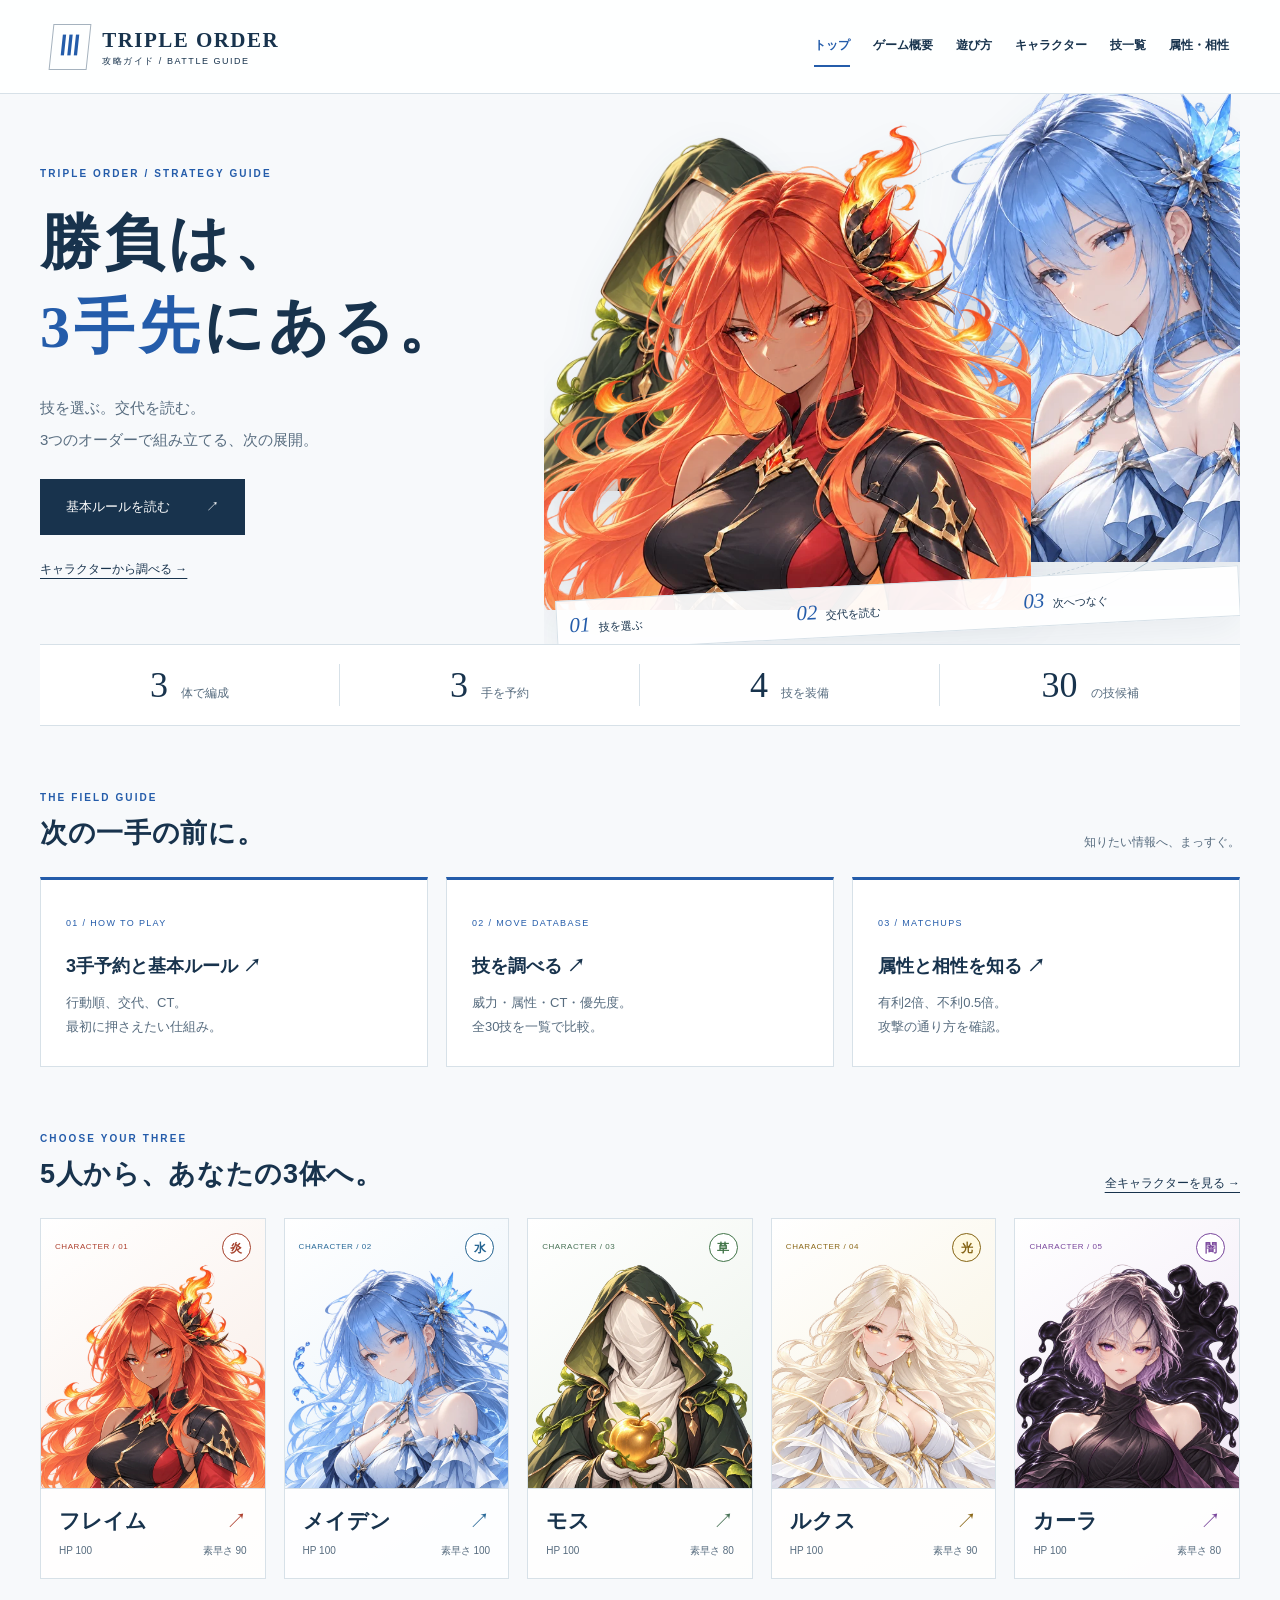
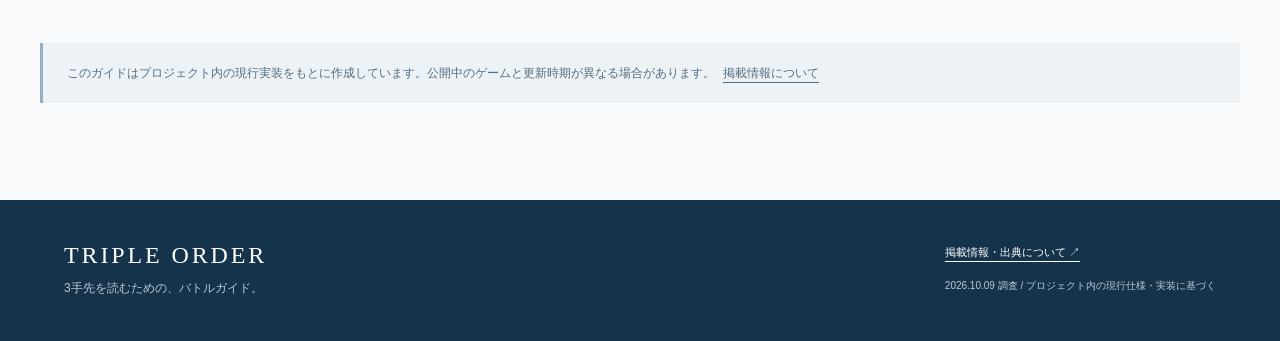
<file: index.html>
<!doctype html>
<html lang="ja"><head><meta charset="utf-8"><meta name="viewport" content="width=device-width,initial-scale=1"><title>トップ | Triple Order 攻略ガイド</title><meta name="description" content="Triple Orderの3手予約、キャラクター、全30技、属性相性を調べられる攻略ガイド。"><meta name="theme-color" content="#163657"><link rel="icon" href="assets/favicon.svg" type="image/svg+xml"><link rel="stylesheet" href="assets/style.css"></head>
<body><a class="skip" href="#main">本文へ移動</a><header class="site-header"><a class="brand" href="index.html"><span class="brand-mark" aria-hidden="true">Ⅲ</span><span>TRIPLE ORDER<small>攻略ガイド / BATTLE GUIDE</small></span></a><nav aria-label="メインメニュー"><a href="index.html" aria-current="page">トップ</a><a href="overview.html">ゲーム概要</a><a href="rules.html">遊び方</a><a href="characters.html">キャラクター</a><a href="moves.html">技一覧</a><a href="types.html">属性・相性</a></nav></header>
<main id="main"><section class="hero"><div class="hero-copy"><p class="eyebrow">TRIPLE ORDER / STRATEGY GUIDE</p><h1>勝負は、<br><em>3手先</em>にある。</h1><p>技を選ぶ。交代を読む。<br>3つのオーダーで組み立てる、次の展開。</p><a class="button" href="rules.html">基本ルールを読む <span>↗</span></a><a class="text-link" href="characters.html">キャラクターから調べる →</a></div><div class="hero-art" aria-label="フレイム、メイデン、モスのキャラクターイラスト"><span class="hero-ring" aria-hidden="true"></span><span class="hero-number" aria-hidden="true">03</span><img class="hero-moss" src="assets/moss.webp" alt="モス" width="760" height="760"><img class="hero-maiden" src="assets/maiden.webp" alt="メイデン" width="760" height="760"><img class="hero-flame" src="assets/flame.webp" alt="フレイム" width="760" height="760"><div class="order-strip" aria-hidden="true"><span><b>01</b> 技を選ぶ</span><span><b>02</b> 交代を読む</span><span><b>03</b> 次へつなぐ</span></div></div></section>
<div class="facts"><p><strong>3</strong>体で編成</p><p><strong>3</strong>手を予約</p><p><strong>4</strong>技を装備</p><p><strong>30</strong>の技候補</p></div><section><div class="section-title"><div><p class="eyebrow">THE FIELD GUIDE</p><h2>次の一手の前に。</h2></div><p>知りたい情報へ、まっすぐ。</p></div><div class="guide-grid"><a class="guide-card" href="rules.html"><span>01 / HOW TO PLAY</span><h3>3手予約と基本ルール ↗</h3><p>行動順、交代、CT。<br>最初に押さえたい仕組み。</p></a><a class="guide-card" href="moves.html"><span>02 / MOVE DATABASE</span><h3>技を調べる ↗</h3><p>威力・属性・CT・優先度。<br>全30技を一覧で比較。</p></a><a class="guide-card" href="types.html"><span>03 / MATCHUPS</span><h3>属性と相性を知る ↗</h3><p>有利2倍、不利0.5倍。<br>攻撃の通り方を確認。</p></a></div></section><section><div class="section-title"><div><p class="eyebrow">CHOOSE YOUR THREE</p><h2>5人から、あなたの3体へ。</h2></div><a href="characters.html">全キャラクターを見る →</a></div><div class="character-grid"><a class="character-card flame" href="flame.html"><div class="card-top"><span>CHARACTER / 01</span><span class="badge fire">炎</span></div><img src="assets/flame.webp" alt="フレイム" width="760" height="760" loading="lazy"><div class="card-bottom"><h3>フレイム<span aria-hidden="true">↗</span></h3><p>HP 100 <span>素早さ 90</span></p></div></a><a class="character-card maiden" href="maiden.html"><div class="card-top"><span>CHARACTER / 02</span><span class="badge water">水</span></div><img src="assets/maiden.webp" alt="メイデン" width="760" height="760" loading="lazy"><div class="card-bottom"><h3>メイデン<span aria-hidden="true">↗</span></h3><p>HP 100 <span>素早さ 100</span></p></div></a><a class="character-card moss" href="moss.html"><div class="card-top"><span>CHARACTER / 03</span><span class="badge grass">草</span></div><img src="assets/moss.webp" alt="モス" width="760" height="760" loading="lazy"><div class="card-bottom"><h3>モス<span aria-hidden="true">↗</span></h3><p>HP 100 <span>素早さ 80</span></p></div></a><a class="character-card lux" href="lux.html"><div class="card-top"><span>CHARACTER / 04</span><span class="badge light">光</span></div><img src="assets/lux.webp" alt="ルクス" width="760" height="760" loading="lazy"><div class="card-bottom"><h3>ルクス<span aria-hidden="true">↗</span></h3><p>HP 100 <span>素早さ 90</span></p></div></a><a class="character-card karla" href="karla.html"><div class="card-top"><span>CHARACTER / 05</span><span class="badge dark">闇</span></div><img src="assets/karla.webp" alt="カーラ" width="760" height="760" loading="lazy"><div class="card-bottom"><h3>カーラ<span aria-hidden="true">↗</span></h3><p>HP 100 <span>素早さ 80</span></p></div></a></div></section><aside class="note">このガイドはプロジェクト内の現行実装をもとに作成しています。公開中のゲームと更新時期が異なる場合があります。<a href="sources.html">掲載情報について</a></aside></main><footer><a class="footer-brand" href="index.html">TRIPLE ORDER</a><p>3手先を読むための、バトルガイド。</p><a href="sources.html">掲載情報・出典について ↗</a><small>2026.10.09 調査 / プロジェクト内の現行仕様・実装に基づく</small></footer></body></html>
</file>
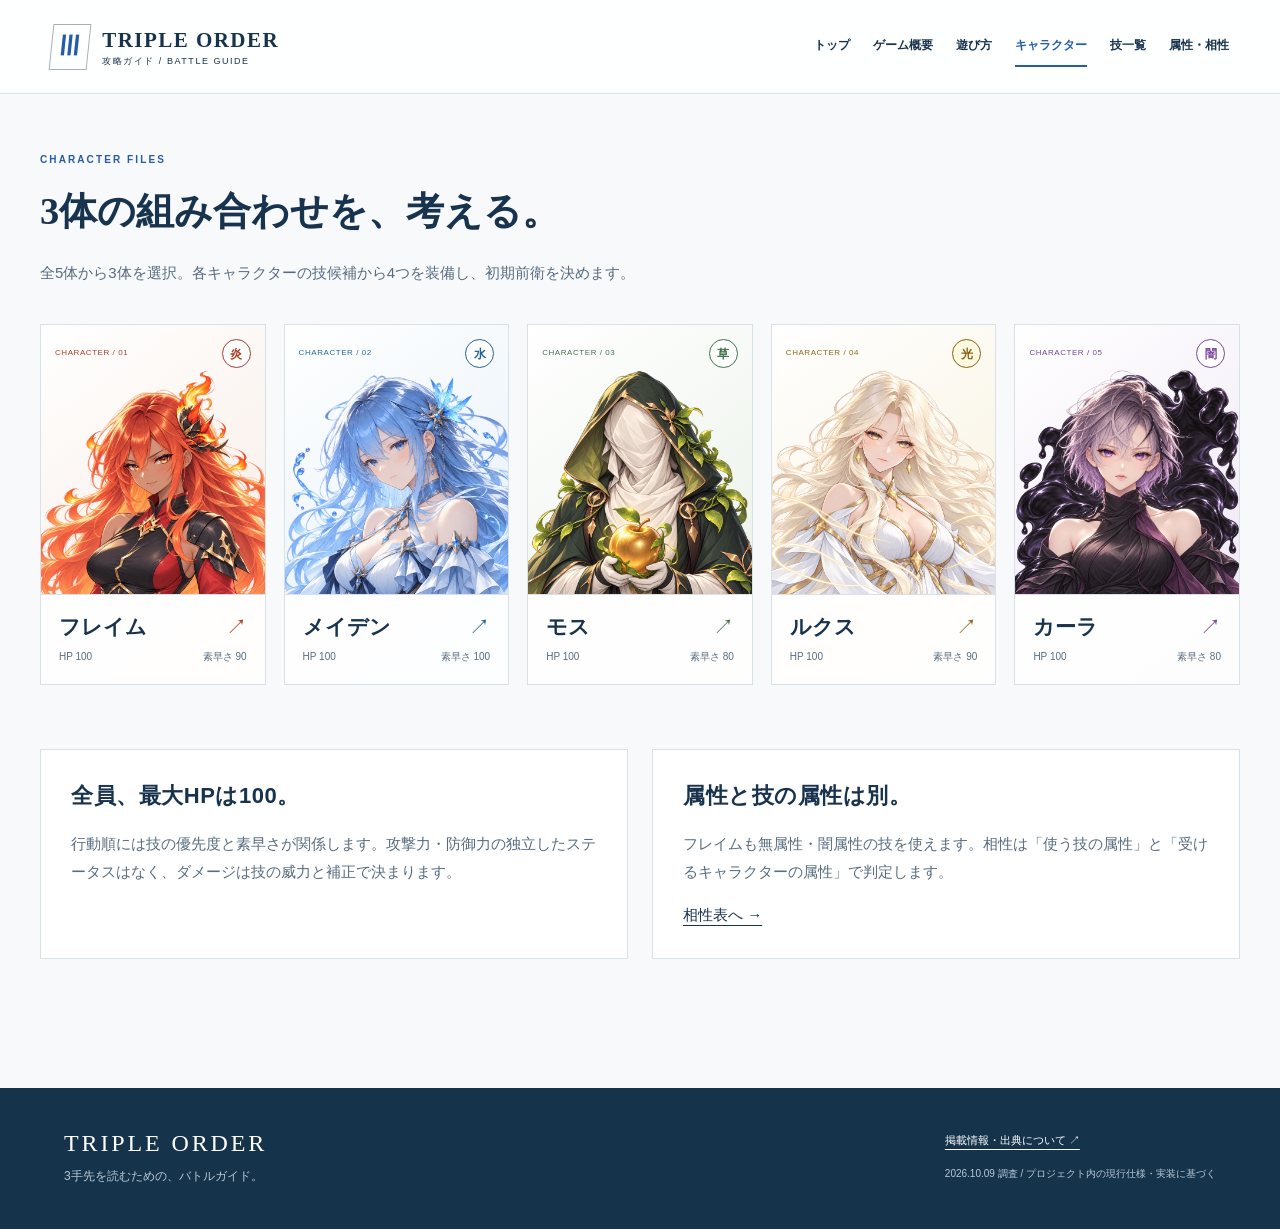
<file: characters.html>
<!doctype html>
<html lang="ja"><head><meta charset="utf-8"><meta name="viewport" content="width=device-width,initial-scale=1"><title>キャラクター一覧 | Triple Order 攻略ガイド</title><meta name="description" content="5キャラクターのHP・素早さ・属性と使用できる技を紹介。"><meta name="theme-color" content="#163657"><link rel="icon" href="assets/favicon.svg" type="image/svg+xml"><link rel="stylesheet" href="assets/style.css"></head>
<body><a class="skip" href="#main">本文へ移動</a><header class="site-header"><a class="brand" href="index.html"><span class="brand-mark" aria-hidden="true">Ⅲ</span><span>TRIPLE ORDER<small>攻略ガイド / BATTLE GUIDE</small></span></a><nav aria-label="メインメニュー"><a href="index.html">トップ</a><a href="overview.html">ゲーム概要</a><a href="rules.html">遊び方</a><a href="characters.html" aria-current="page">キャラクター</a><a href="moves.html">技一覧</a><a href="types.html">属性・相性</a></nav></header>
<main id="main"><section class="page-heading"><p class="eyebrow">CHARACTER FILES</p><h1>3体の組み合わせを、考える。</h1><p>全5体から3体を選択。各キャラクターの技候補から4つを装備し、初期前衛を決めます。</p></section><div class="character-grid"><a class="character-card flame" href="flame.html"><div class="card-top"><span>CHARACTER / 01</span><span class="badge fire">炎</span></div><img src="assets/flame.webp" alt="フレイム" width="760" height="760" loading="lazy"><div class="card-bottom"><h3>フレイム<span aria-hidden="true">↗</span></h3><p>HP 100 <span>素早さ 90</span></p></div></a><a class="character-card maiden" href="maiden.html"><div class="card-top"><span>CHARACTER / 02</span><span class="badge water">水</span></div><img src="assets/maiden.webp" alt="メイデン" width="760" height="760" loading="lazy"><div class="card-bottom"><h3>メイデン<span aria-hidden="true">↗</span></h3><p>HP 100 <span>素早さ 100</span></p></div></a><a class="character-card moss" href="moss.html"><div class="card-top"><span>CHARACTER / 03</span><span class="badge grass">草</span></div><img src="assets/moss.webp" alt="モス" width="760" height="760" loading="lazy"><div class="card-bottom"><h3>モス<span aria-hidden="true">↗</span></h3><p>HP 100 <span>素早さ 80</span></p></div></a><a class="character-card lux" href="lux.html"><div class="card-top"><span>CHARACTER / 04</span><span class="badge light">光</span></div><img src="assets/lux.webp" alt="ルクス" width="760" height="760" loading="lazy"><div class="card-bottom"><h3>ルクス<span aria-hidden="true">↗</span></h3><p>HP 100 <span>素早さ 90</span></p></div></a><a class="character-card karla" href="karla.html"><div class="card-top"><span>CHARACTER / 05</span><span class="badge dark">闇</span></div><img src="assets/karla.webp" alt="カーラ" width="760" height="760" loading="lazy"><div class="card-bottom"><h3>カーラ<span aria-hidden="true">↗</span></h3><p>HP 100 <span>素早さ 80</span></p></div></a></div><section class="two-col"><article class="panel"><h2>全員、最大HPは100。</h2><p>行動順には技の優先度と素早さが関係します。攻撃力・防御力の独立したステータスはなく、ダメージは技の威力と補正で決まります。</p></article><article class="panel"><h2>属性と技の属性は別。</h2><p>フレイムも無属性・闇属性の技を使えます。相性は「使う技の属性」と「受けるキャラクターの属性」で判定します。</p><a href="types.html">相性表へ →</a></article></section></main><footer><a class="footer-brand" href="index.html">TRIPLE ORDER</a><p>3手先を読むための、バトルガイド。</p><a href="sources.html">掲載情報・出典について ↗</a><small>2026.10.09 調査 / プロジェクト内の現行仕様・実装に基づく</small></footer></body></html>
</file>
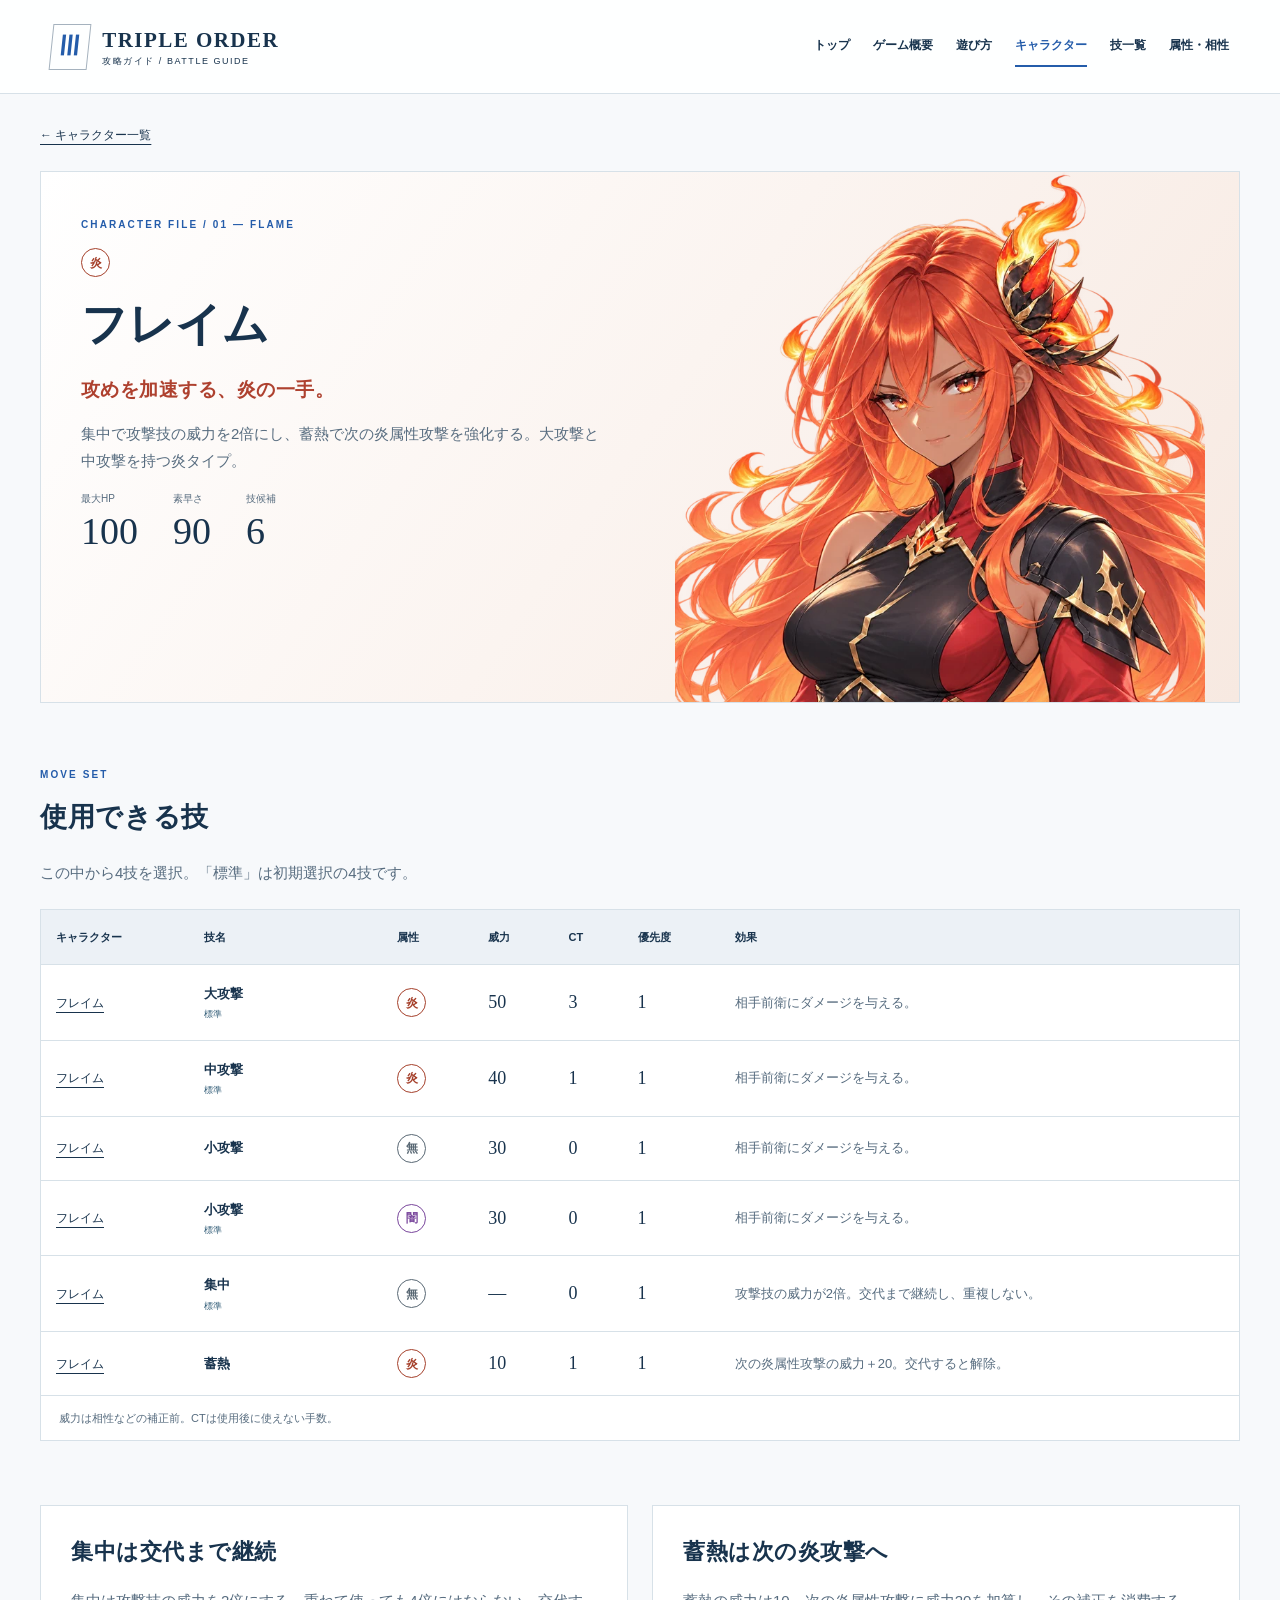
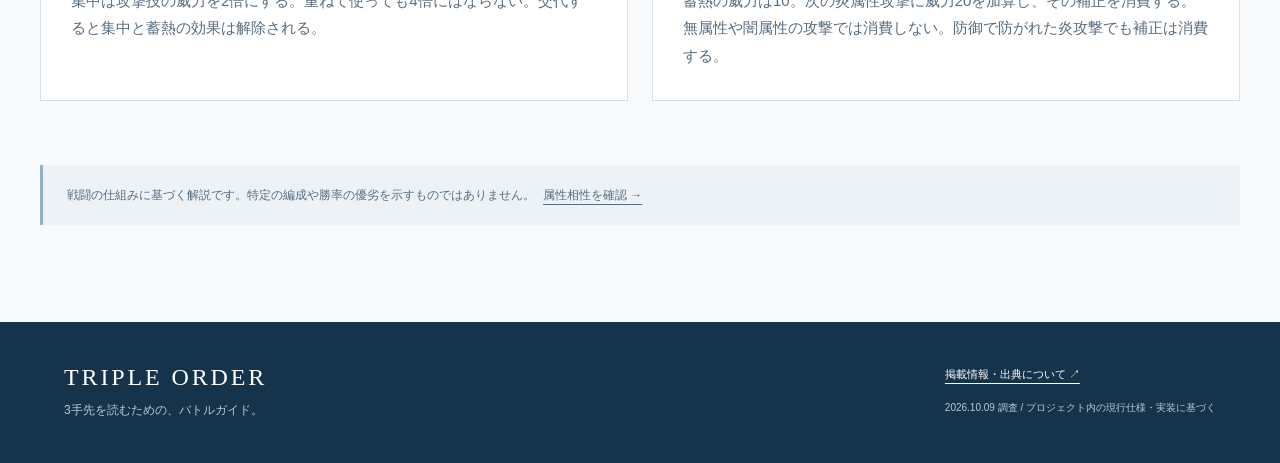
<file: flame.html>
<!doctype html>
<html lang="ja"><head><meta charset="utf-8"><meta name="viewport" content="width=device-width,initial-scale=1"><title>フレイム | Triple Order 攻略ガイド</title><meta name="description" content="集中で攻撃技の威力を2倍にし、蓄熱で次の炎属性攻撃を強化する。大攻撃と中攻撃を持つ炎タイプ。"><meta name="theme-color" content="#163657"><link rel="icon" href="assets/favicon.svg" type="image/svg+xml"><link rel="stylesheet" href="assets/style.css"></head>
<body><a class="skip" href="#main">本文へ移動</a><header class="site-header"><a class="brand" href="index.html"><span class="brand-mark" aria-hidden="true">Ⅲ</span><span>TRIPLE ORDER<small>攻略ガイド / BATTLE GUIDE</small></span></a><nav aria-label="メインメニュー"><a href="index.html">トップ</a><a href="overview.html">ゲーム概要</a><a href="rules.html">遊び方</a><a href="characters.html" aria-current="page">キャラクター</a><a href="moves.html">技一覧</a><a href="types.html">属性・相性</a></nav></header>
<main id="main"><a class="back-link" href="characters.html">← キャラクター一覧</a><section class="character-hero flame"><div><p class="eyebrow">CHARACTER FILE / 01 — FLAME</p><span class="badge fire">炎</span><h1>フレイム</h1><h2>攻めを加速する、炎の一手。</h2><p>集中で攻撃技の威力を2倍にし、蓄熱で次の炎属性攻撃を強化する。大攻撃と中攻撃を持つ炎タイプ。</p><dl class="stats"><div><dt>最大HP</dt><dd>100</dd></div><div><dt>素早さ</dt><dd>90</dd></div><div><dt>技候補</dt><dd>6</dd></div></dl></div><img src="assets/flame.webp" alt="フレイムのイラスト" width="760" height="760"></section><section><p class="eyebrow">MOVE SET</p><h2>使用できる技</h2><p>この中から4技を選択。「標準」は初期選択の4技です。</p><div class="table-scroll" tabindex="0" role="region" aria-label="技データ表。狭い画面では左右にスクロール"><table class="move-table"><caption>威力は相性などの補正前。CTは使用後に使えない手数。</caption><thead><tr><th scope="col">キャラクター</th><th scope="col">技名</th><th scope="col">属性</th><th scope="col">威力</th><th scope="col">CT</th><th scope="col">優先度</th><th scope="col">効果</th></tr></thead><tbody><tr id="flame_heavy_attack"><td><a href="flame.html">フレイム</a></td><th scope="row">大攻撃 <small class="default">標準</small></th><td><span class="badge fire">炎</span></td><td class="number">50</td><td class="number">3</td><td class="number">1</td><td>相手前衛にダメージを与える。</td></tr><tr id="flame_medium_attack"><td><a href="flame.html">フレイム</a></td><th scope="row">中攻撃 <small class="default">標準</small></th><td><span class="badge fire">炎</span></td><td class="number">40</td><td class="number">1</td><td class="number">1</td><td>相手前衛にダメージを与える。</td></tr><tr id="flame_small_attack"><td><a href="flame.html">フレイム</a></td><th scope="row">小攻撃</th><td><span class="badge neutral">無</span></td><td class="number">30</td><td class="number">0</td><td class="number">1</td><td>相手前衛にダメージを与える。</td></tr><tr id="flame_dark_small_attack"><td><a href="flame.html">フレイム</a></td><th scope="row">小攻撃 <small class="default">標準</small></th><td><span class="badge dark">闇</span></td><td class="number">30</td><td class="number">0</td><td class="number">1</td><td>相手前衛にダメージを与える。</td></tr><tr id="flame_focus"><td><a href="flame.html">フレイム</a></td><th scope="row">集中 <small class="default">標準</small></th><td><span class="badge neutral">無</span></td><td class="number">—</td><td class="number">0</td><td class="number">1</td><td>攻撃技の威力が2倍。交代まで継続し、重複しない。</td></tr><tr id="flame_heat_up"><td><a href="flame.html">フレイム</a></td><th scope="row">蓄熱</th><td><span class="badge fire">炎</span></td><td class="number">10</td><td class="number">1</td><td class="number">1</td><td>次の炎属性攻撃の威力＋20。交代すると解除。</td></tr></tbody></table></div></section><section class="two-col"><article class="panel"><h2>集中は交代まで継続</h2><p>集中は攻撃技の威力を2倍にする。重ねて使っても4倍にはならない。交代すると集中と蓄熱の効果は解除される。</p></article><article class="panel"><h2>蓄熱は次の炎攻撃へ</h2><p>蓄熱の威力は10。次の炎属性攻撃に威力20を加算し、その補正を消費する。無属性や闇属性の攻撃では消費しない。防御で防がれた炎攻撃でも補正は消費する。</p></article></section><aside class="note">戦闘の仕組みに基づく解説です。特定の編成や勝率の優劣を示すものではありません。<a href="types.html">属性相性を確認 →</a></aside></main><footer><a class="footer-brand" href="index.html">TRIPLE ORDER</a><p>3手先を読むための、バトルガイド。</p><a href="sources.html">掲載情報・出典について ↗</a><small>2026.10.09 調査 / プロジェクト内の現行仕様・実装に基づく</small></footer></body></html>
</file>
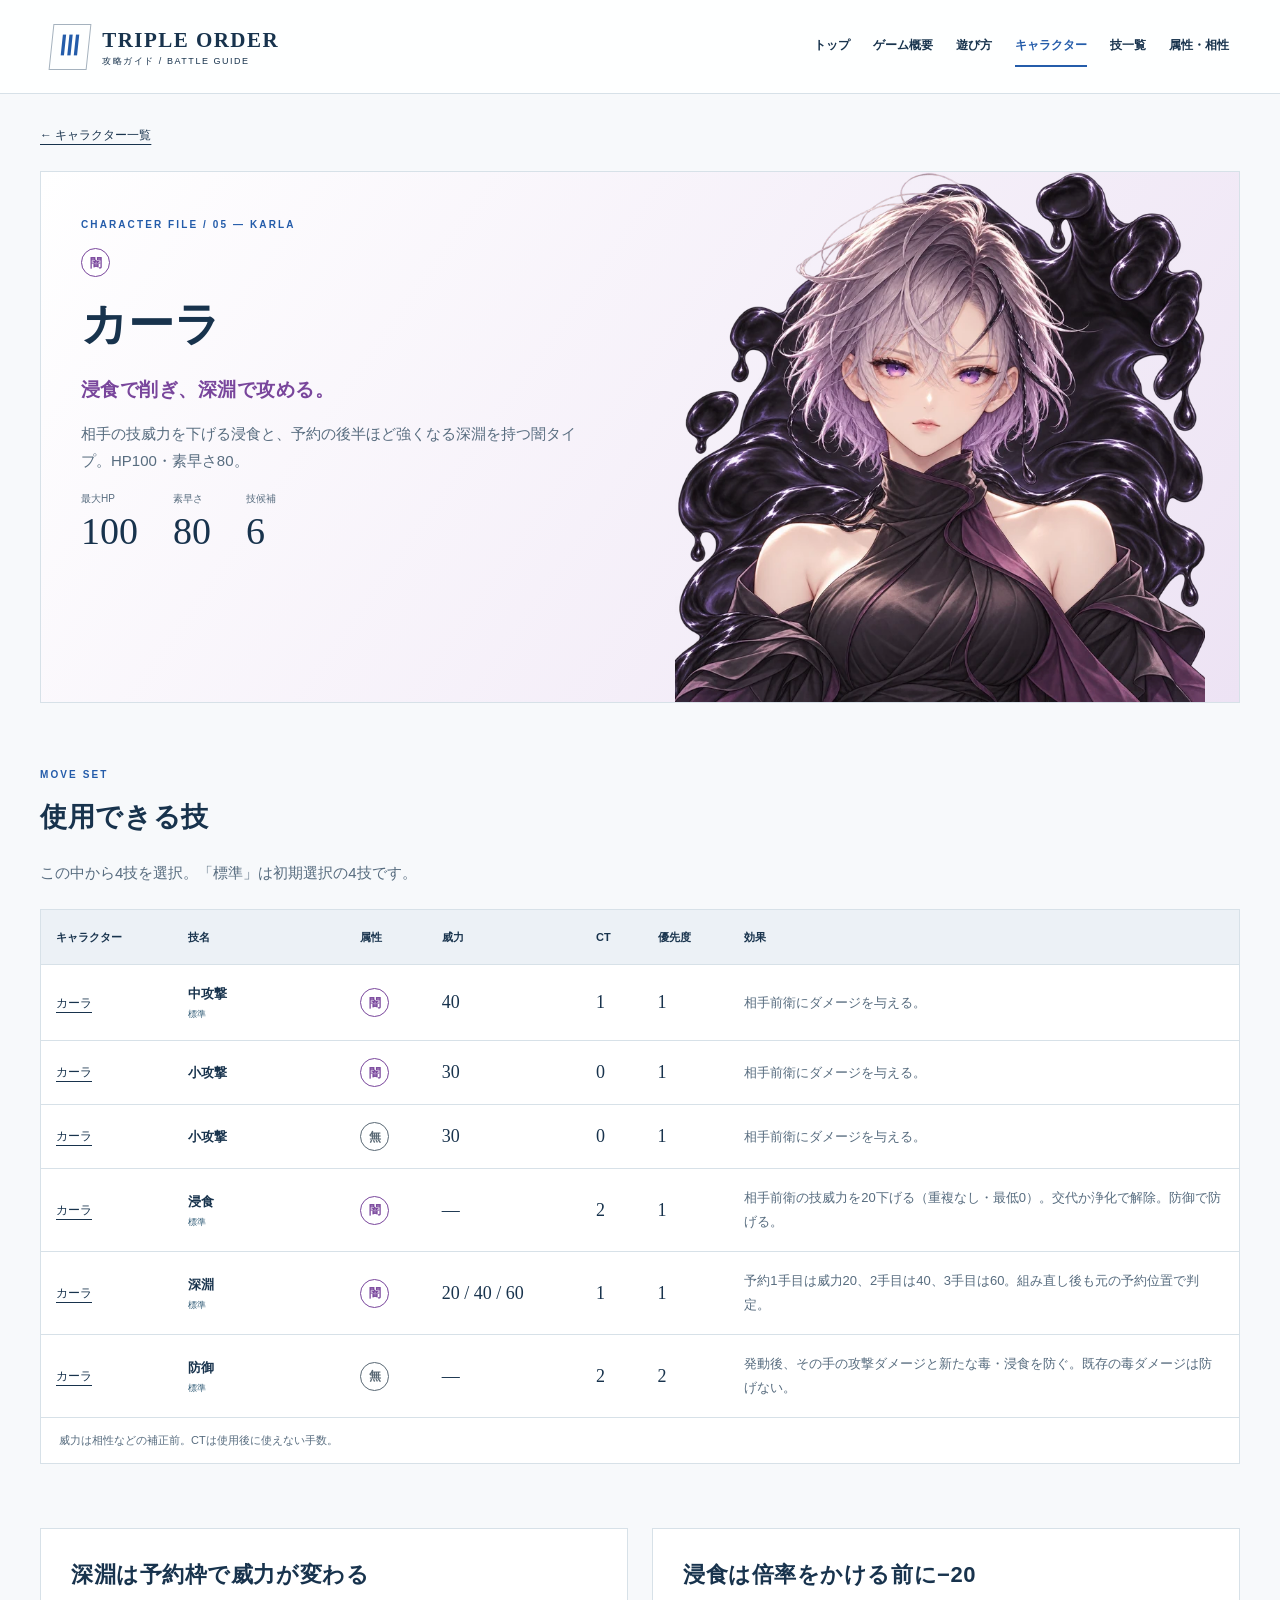
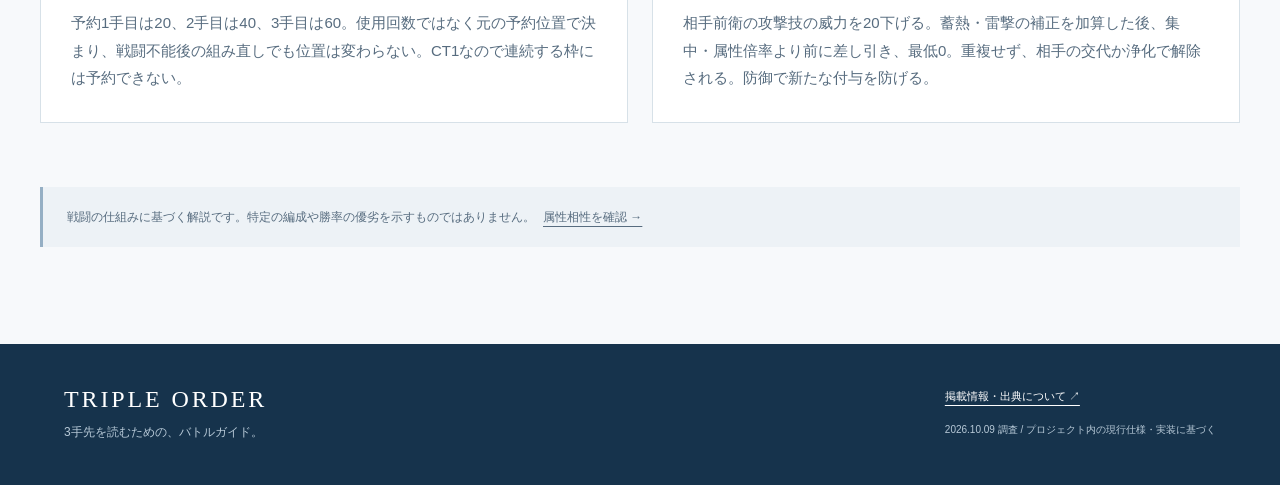
<file: karla.html>
<!doctype html>
<html lang="ja"><head><meta charset="utf-8"><meta name="viewport" content="width=device-width,initial-scale=1"><title>カーラ | Triple Order 攻略ガイド</title><meta name="description" content="相手の技威力を下げる浸食と、予約の後半ほど強くなる深淵を持つ闇タイプ。HP100・素早さ80。"><meta name="theme-color" content="#163657"><link rel="icon" href="assets/favicon.svg" type="image/svg+xml"><link rel="stylesheet" href="assets/style.css"></head>
<body><a class="skip" href="#main">本文へ移動</a><header class="site-header"><a class="brand" href="index.html"><span class="brand-mark" aria-hidden="true">Ⅲ</span><span>TRIPLE ORDER<small>攻略ガイド / BATTLE GUIDE</small></span></a><nav aria-label="メインメニュー"><a href="index.html">トップ</a><a href="overview.html">ゲーム概要</a><a href="rules.html">遊び方</a><a href="characters.html" aria-current="page">キャラクター</a><a href="moves.html">技一覧</a><a href="types.html">属性・相性</a></nav></header>
<main id="main"><a class="back-link" href="characters.html">← キャラクター一覧</a><section class="character-hero karla"><div><p class="eyebrow">CHARACTER FILE / 05 — KARLA</p><span class="badge dark">闇</span><h1>カーラ</h1><h2>浸食で削ぎ、深淵で攻める。</h2><p>相手の技威力を下げる浸食と、予約の後半ほど強くなる深淵を持つ闇タイプ。HP100・素早さ80。</p><dl class="stats"><div><dt>最大HP</dt><dd>100</dd></div><div><dt>素早さ</dt><dd>80</dd></div><div><dt>技候補</dt><dd>6</dd></div></dl></div><img src="assets/karla.webp" alt="カーラのイラスト" width="760" height="760"></section><section><p class="eyebrow">MOVE SET</p><h2>使用できる技</h2><p>この中から4技を選択。「標準」は初期選択の4技です。</p><div class="table-scroll" tabindex="0" role="region" aria-label="技データ表。狭い画面では左右にスクロール"><table class="move-table"><caption>威力は相性などの補正前。CTは使用後に使えない手数。</caption><thead><tr><th scope="col">キャラクター</th><th scope="col">技名</th><th scope="col">属性</th><th scope="col">威力</th><th scope="col">CT</th><th scope="col">優先度</th><th scope="col">効果</th></tr></thead><tbody><tr id="karla_medium_attack"><td><a href="karla.html">カーラ</a></td><th scope="row">中攻撃 <small class="default">標準</small></th><td><span class="badge dark">闇</span></td><td class="number">40</td><td class="number">1</td><td class="number">1</td><td>相手前衛にダメージを与える。</td></tr><tr id="karla_small_attack"><td><a href="karla.html">カーラ</a></td><th scope="row">小攻撃</th><td><span class="badge dark">闇</span></td><td class="number">30</td><td class="number">0</td><td class="number">1</td><td>相手前衛にダメージを与える。</td></tr><tr id="karla_neutral_small_attack"><td><a href="karla.html">カーラ</a></td><th scope="row">小攻撃</th><td><span class="badge neutral">無</span></td><td class="number">30</td><td class="number">0</td><td class="number">1</td><td>相手前衛にダメージを与える。</td></tr><tr id="karla_erosion"><td><a href="karla.html">カーラ</a></td><th scope="row">浸食 <small class="default">標準</small></th><td><span class="badge dark">闇</span></td><td class="number">—</td><td class="number">2</td><td class="number">1</td><td>相手前衛の技威力を20下げる（重複なし・最低0）。交代か浄化で解除。防御で防げる。</td></tr><tr id="karla_abyss"><td><a href="karla.html">カーラ</a></td><th scope="row">深淵 <small class="default">標準</small></th><td><span class="badge dark">闇</span></td><td class="number">20 / 40 / 60</td><td class="number">1</td><td class="number">1</td><td>予約1手目は威力20、2手目は40、3手目は60。組み直し後も元の予約位置で判定。</td></tr><tr id="karla_guard"><td><a href="karla.html">カーラ</a></td><th scope="row">防御 <small class="default">標準</small></th><td><span class="badge neutral">無</span></td><td class="number">—</td><td class="number">2</td><td class="number">2</td><td>発動後、その手の攻撃ダメージと新たな毒・浸食を防ぐ。既存の毒ダメージは防げない。</td></tr></tbody></table></div></section><section class="two-col"><article class="panel"><h2>深淵は予約枠で威力が変わる</h2><p>予約1手目は20、2手目は40、3手目は60。使用回数ではなく元の予約位置で決まり、戦闘不能後の組み直しでも位置は変わらない。CT1なので連続する枠には予約できない。</p></article><article class="panel"><h2>浸食は倍率をかける前に−20</h2><p>相手前衛の攻撃技の威力を20下げる。蓄熱・雷撃の補正を加算した後、集中・属性倍率より前に差し引き、最低0。重複せず、相手の交代か浄化で解除される。防御で新たな付与を防げる。</p></article></section><aside class="note">戦闘の仕組みに基づく解説です。特定の編成や勝率の優劣を示すものではありません。<a href="types.html">属性相性を確認 →</a></aside></main><footer><a class="footer-brand" href="index.html">TRIPLE ORDER</a><p>3手先を読むための、バトルガイド。</p><a href="sources.html">掲載情報・出典について ↗</a><small>2026.10.09 調査 / プロジェクト内の現行仕様・実装に基づく</small></footer></body></html>
</file>
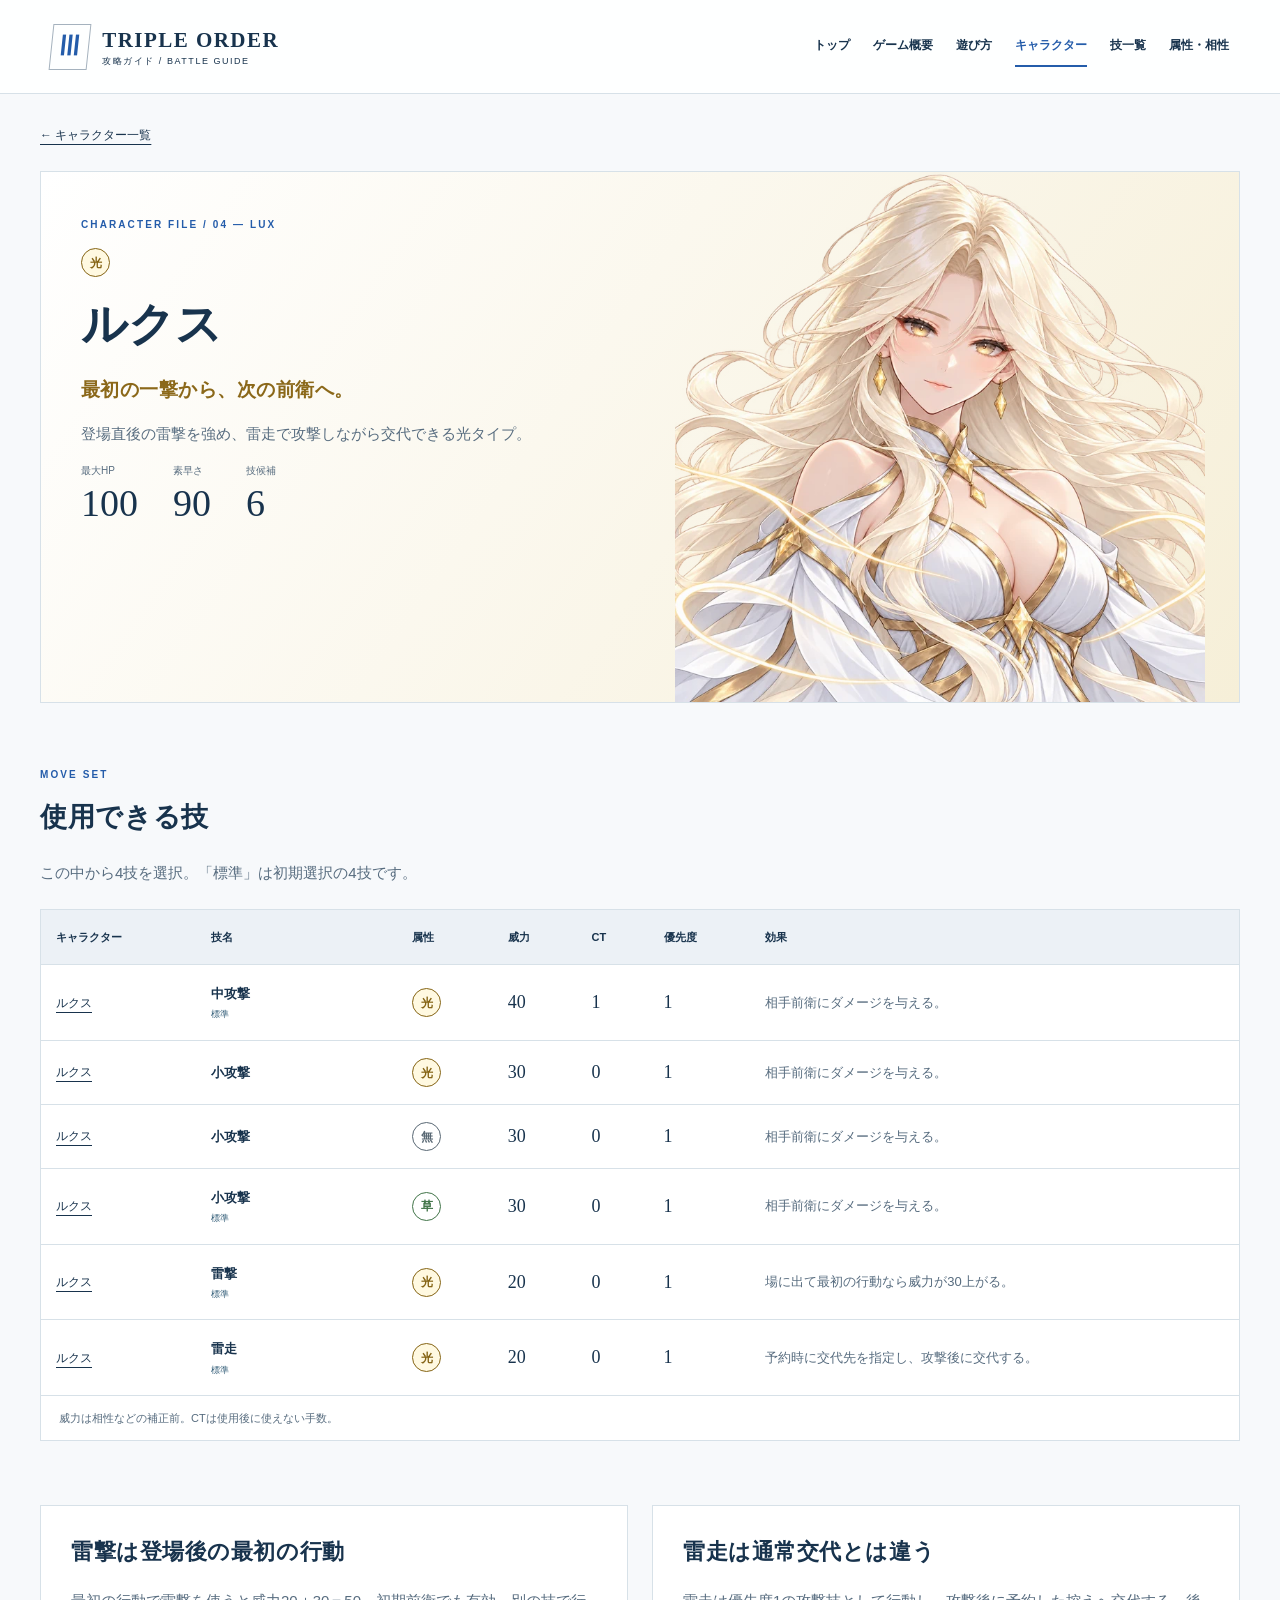
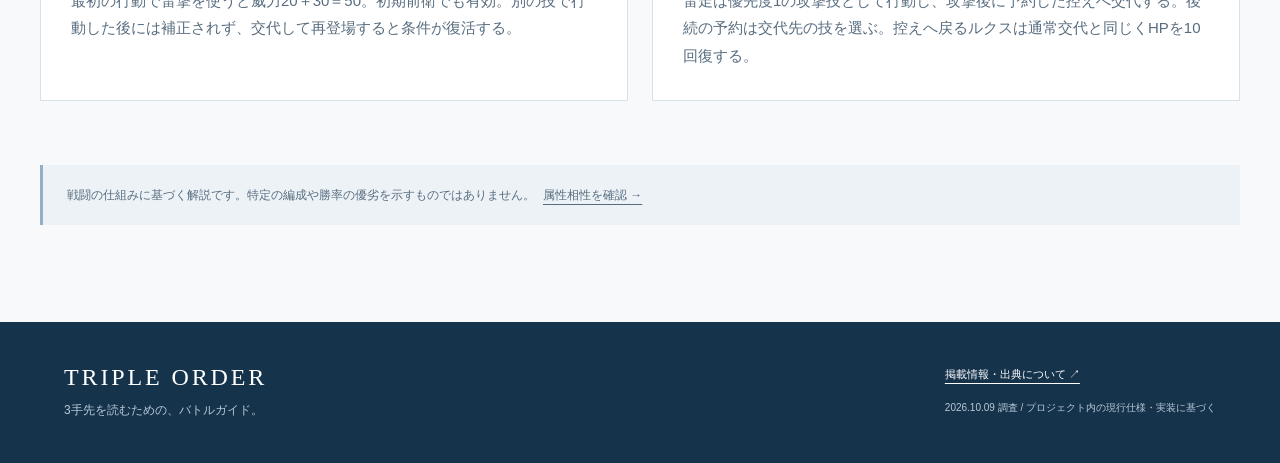
<file: lux.html>
<!doctype html>
<html lang="ja"><head><meta charset="utf-8"><meta name="viewport" content="width=device-width,initial-scale=1"><title>ルクス | Triple Order 攻略ガイド</title><meta name="description" content="登場直後の雷撃を強め、雷走で攻撃しながら交代できる光タイプ。"><meta name="theme-color" content="#163657"><link rel="icon" href="assets/favicon.svg" type="image/svg+xml"><link rel="stylesheet" href="assets/style.css"></head>
<body><a class="skip" href="#main">本文へ移動</a><header class="site-header"><a class="brand" href="index.html"><span class="brand-mark" aria-hidden="true">Ⅲ</span><span>TRIPLE ORDER<small>攻略ガイド / BATTLE GUIDE</small></span></a><nav aria-label="メインメニュー"><a href="index.html">トップ</a><a href="overview.html">ゲーム概要</a><a href="rules.html">遊び方</a><a href="characters.html" aria-current="page">キャラクター</a><a href="moves.html">技一覧</a><a href="types.html">属性・相性</a></nav></header>
<main id="main"><a class="back-link" href="characters.html">← キャラクター一覧</a><section class="character-hero lux"><div><p class="eyebrow">CHARACTER FILE / 04 — LUX</p><span class="badge light">光</span><h1>ルクス</h1><h2>最初の一撃から、次の前衛へ。</h2><p>登場直後の雷撃を強め、雷走で攻撃しながら交代できる光タイプ。</p><dl class="stats"><div><dt>最大HP</dt><dd>100</dd></div><div><dt>素早さ</dt><dd>90</dd></div><div><dt>技候補</dt><dd>6</dd></div></dl></div><img src="assets/lux.webp" alt="ルクスのイラスト" width="760" height="760"></section><section><p class="eyebrow">MOVE SET</p><h2>使用できる技</h2><p>この中から4技を選択。「標準」は初期選択の4技です。</p><div class="table-scroll" tabindex="0" role="region" aria-label="技データ表。狭い画面では左右にスクロール"><table class="move-table"><caption>威力は相性などの補正前。CTは使用後に使えない手数。</caption><thead><tr><th scope="col">キャラクター</th><th scope="col">技名</th><th scope="col">属性</th><th scope="col">威力</th><th scope="col">CT</th><th scope="col">優先度</th><th scope="col">効果</th></tr></thead><tbody><tr id="lux_light_medium_attack"><td><a href="lux.html">ルクス</a></td><th scope="row">中攻撃 <small class="default">標準</small></th><td><span class="badge light">光</span></td><td class="number">40</td><td class="number">1</td><td class="number">1</td><td>相手前衛にダメージを与える。</td></tr><tr id="lux_light_small_attack"><td><a href="lux.html">ルクス</a></td><th scope="row">小攻撃</th><td><span class="badge light">光</span></td><td class="number">30</td><td class="number">0</td><td class="number">1</td><td>相手前衛にダメージを与える。</td></tr><tr id="lux_neutral_small_attack"><td><a href="lux.html">ルクス</a></td><th scope="row">小攻撃</th><td><span class="badge neutral">無</span></td><td class="number">30</td><td class="number">0</td><td class="number">1</td><td>相手前衛にダメージを与える。</td></tr><tr id="lux_grass_small_attack"><td><a href="lux.html">ルクス</a></td><th scope="row">小攻撃 <small class="default">標準</small></th><td><span class="badge grass">草</span></td><td class="number">30</td><td class="number">0</td><td class="number">1</td><td>相手前衛にダメージを与える。</td></tr><tr id="lux_lightning_strike"><td><a href="lux.html">ルクス</a></td><th scope="row">雷撃 <small class="default">標準</small></th><td><span class="badge light">光</span></td><td class="number">20</td><td class="number">0</td><td class="number">1</td><td>場に出て最初の行動なら威力が30上がる。</td></tr><tr id="lux_lightning_dash"><td><a href="lux.html">ルクス</a></td><th scope="row">雷走 <small class="default">標準</small></th><td><span class="badge light">光</span></td><td class="number">20</td><td class="number">0</td><td class="number">1</td><td>予約時に交代先を指定し、攻撃後に交代する。</td></tr></tbody></table></div></section><section class="two-col"><article class="panel"><h2>雷撃は登場後の最初の行動</h2><p>最初の行動で雷撃を使うと威力20＋30＝50。初期前衛でも有効。別の技で行動した後には補正されず、交代して再登場すると条件が復活する。</p></article><article class="panel"><h2>雷走は通常交代とは違う</h2><p>雷走は優先度1の攻撃技として行動し、攻撃後に予約した控えへ交代する。後続の予約は交代先の技を選ぶ。控えへ戻るルクスは通常交代と同じくHPを10回復する。</p></article></section><aside class="note">戦闘の仕組みに基づく解説です。特定の編成や勝率の優劣を示すものではありません。<a href="types.html">属性相性を確認 →</a></aside></main><footer><a class="footer-brand" href="index.html">TRIPLE ORDER</a><p>3手先を読むための、バトルガイド。</p><a href="sources.html">掲載情報・出典について ↗</a><small>2026.10.09 調査 / プロジェクト内の現行仕様・実装に基づく</small></footer></body></html>
</file>
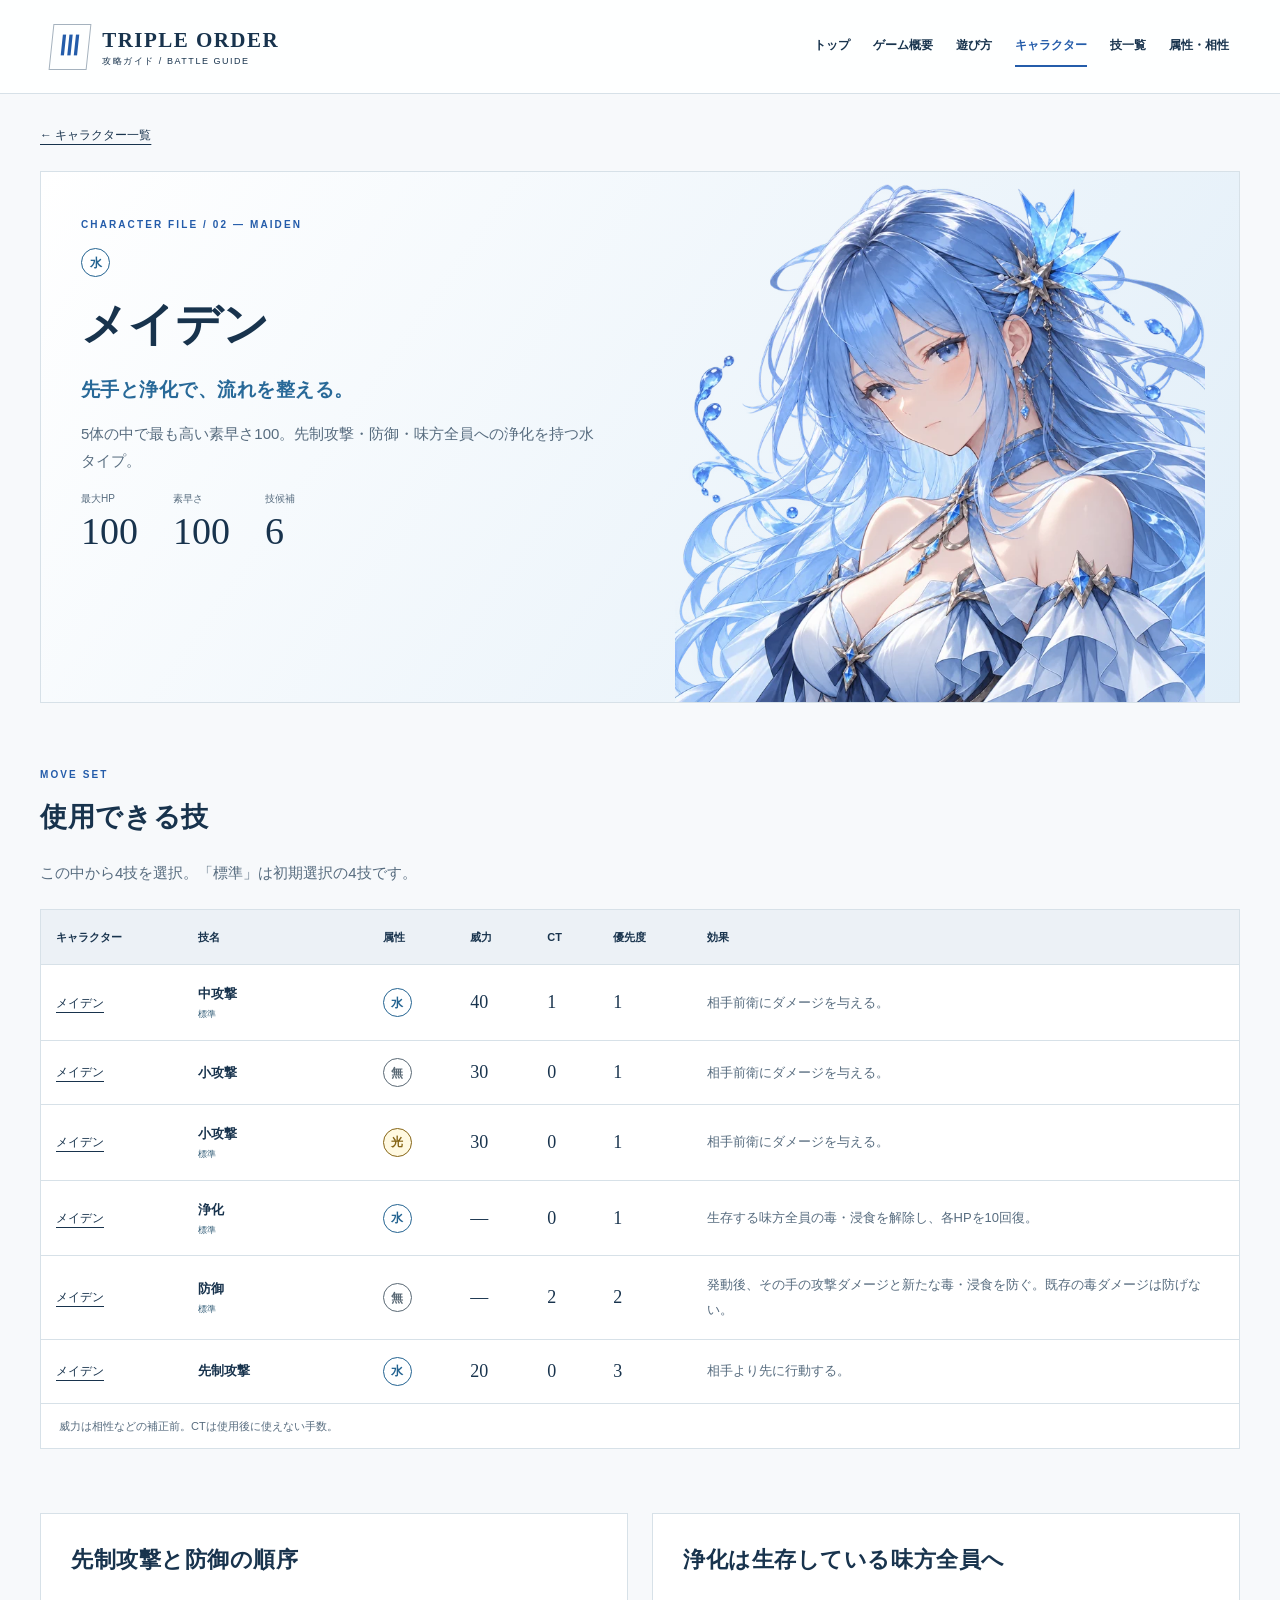
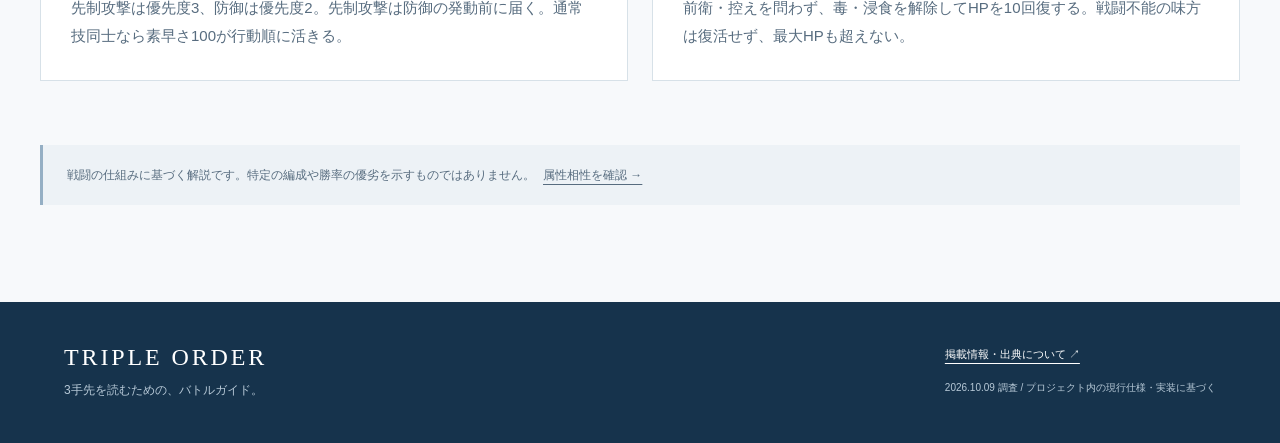
<file: maiden.html>
<!doctype html>
<html lang="ja"><head><meta charset="utf-8"><meta name="viewport" content="width=device-width,initial-scale=1"><title>メイデン | Triple Order 攻略ガイド</title><meta name="description" content="5体の中で最も高い素早さ100。先制攻撃・防御・味方全員への浄化を持つ水タイプ。"><meta name="theme-color" content="#163657"><link rel="icon" href="assets/favicon.svg" type="image/svg+xml"><link rel="stylesheet" href="assets/style.css"></head>
<body><a class="skip" href="#main">本文へ移動</a><header class="site-header"><a class="brand" href="index.html"><span class="brand-mark" aria-hidden="true">Ⅲ</span><span>TRIPLE ORDER<small>攻略ガイド / BATTLE GUIDE</small></span></a><nav aria-label="メインメニュー"><a href="index.html">トップ</a><a href="overview.html">ゲーム概要</a><a href="rules.html">遊び方</a><a href="characters.html" aria-current="page">キャラクター</a><a href="moves.html">技一覧</a><a href="types.html">属性・相性</a></nav></header>
<main id="main"><a class="back-link" href="characters.html">← キャラクター一覧</a><section class="character-hero maiden"><div><p class="eyebrow">CHARACTER FILE / 02 — MAIDEN</p><span class="badge water">水</span><h1>メイデン</h1><h2>先手と浄化で、流れを整える。</h2><p>5体の中で最も高い素早さ100。先制攻撃・防御・味方全員への浄化を持つ水タイプ。</p><dl class="stats"><div><dt>最大HP</dt><dd>100</dd></div><div><dt>素早さ</dt><dd>100</dd></div><div><dt>技候補</dt><dd>6</dd></div></dl></div><img src="assets/maiden.webp" alt="メイデンのイラスト" width="760" height="760"></section><section><p class="eyebrow">MOVE SET</p><h2>使用できる技</h2><p>この中から4技を選択。「標準」は初期選択の4技です。</p><div class="table-scroll" tabindex="0" role="region" aria-label="技データ表。狭い画面では左右にスクロール"><table class="move-table"><caption>威力は相性などの補正前。CTは使用後に使えない手数。</caption><thead><tr><th scope="col">キャラクター</th><th scope="col">技名</th><th scope="col">属性</th><th scope="col">威力</th><th scope="col">CT</th><th scope="col">優先度</th><th scope="col">効果</th></tr></thead><tbody><tr id="maiden_medium_attack"><td><a href="maiden.html">メイデン</a></td><th scope="row">中攻撃 <small class="default">標準</small></th><td><span class="badge water">水</span></td><td class="number">40</td><td class="number">1</td><td class="number">1</td><td>相手前衛にダメージを与える。</td></tr><tr id="maiden_small_attack"><td><a href="maiden.html">メイデン</a></td><th scope="row">小攻撃</th><td><span class="badge neutral">無</span></td><td class="number">30</td><td class="number">0</td><td class="number">1</td><td>相手前衛にダメージを与える。</td></tr><tr id="maiden_light_small_attack"><td><a href="maiden.html">メイデン</a></td><th scope="row">小攻撃 <small class="default">標準</small></th><td><span class="badge light">光</span></td><td class="number">30</td><td class="number">0</td><td class="number">1</td><td>相手前衛にダメージを与える。</td></tr><tr id="maiden_cleanse"><td><a href="maiden.html">メイデン</a></td><th scope="row">浄化 <small class="default">標準</small></th><td><span class="badge water">水</span></td><td class="number">—</td><td class="number">0</td><td class="number">1</td><td>生存する味方全員の毒・浸食を解除し、各HPを10回復。</td></tr><tr id="maiden_guard"><td><a href="maiden.html">メイデン</a></td><th scope="row">防御 <small class="default">標準</small></th><td><span class="badge neutral">無</span></td><td class="number">—</td><td class="number">2</td><td class="number">2</td><td>発動後、その手の攻撃ダメージと新たな毒・浸食を防ぐ。既存の毒ダメージは防げない。</td></tr><tr id="maiden_first_strike"><td><a href="maiden.html">メイデン</a></td><th scope="row">先制攻撃</th><td><span class="badge water">水</span></td><td class="number">20</td><td class="number">0</td><td class="number">3</td><td>相手より先に行動する。</td></tr></tbody></table></div></section><section class="two-col"><article class="panel"><h2>先制攻撃と防御の順序</h2><p>先制攻撃は優先度3、防御は優先度2。先制攻撃は防御の発動前に届く。通常技同士なら素早さ100が行動順に活きる。</p></article><article class="panel"><h2>浄化は生存している味方全員へ</h2><p>前衛・控えを問わず、毒・浸食を解除してHPを10回復する。戦闘不能の味方は復活せず、最大HPも超えない。</p></article></section><aside class="note">戦闘の仕組みに基づく解説です。特定の編成や勝率の優劣を示すものではありません。<a href="types.html">属性相性を確認 →</a></aside></main><footer><a class="footer-brand" href="index.html">TRIPLE ORDER</a><p>3手先を読むための、バトルガイド。</p><a href="sources.html">掲載情報・出典について ↗</a><small>2026.10.09 調査 / プロジェクト内の現行仕様・実装に基づく</small></footer></body></html>
</file>
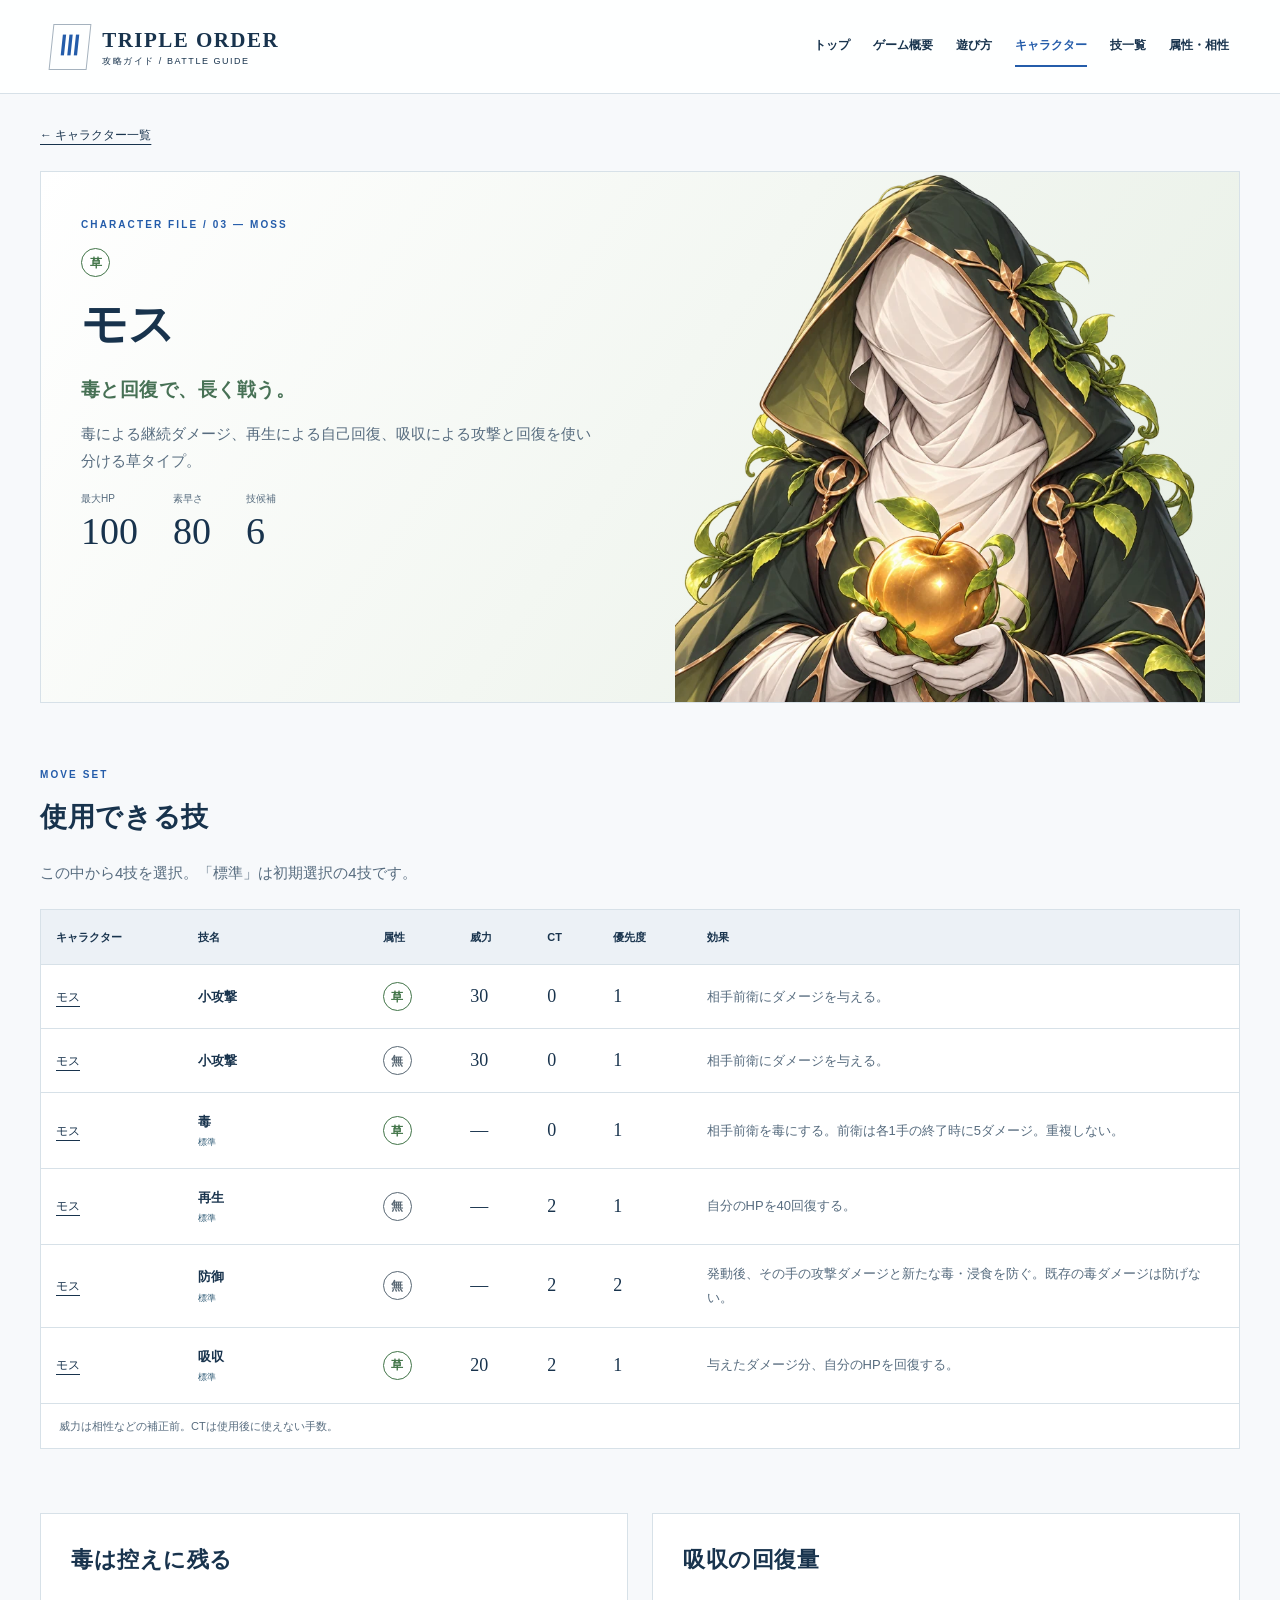
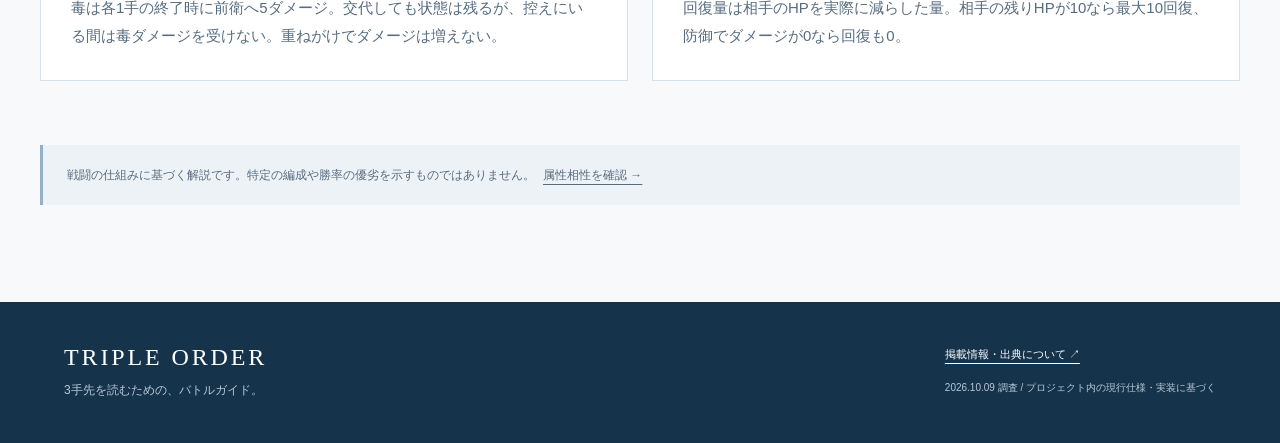
<file: moss.html>
<!doctype html>
<html lang="ja"><head><meta charset="utf-8"><meta name="viewport" content="width=device-width,initial-scale=1"><title>モス | Triple Order 攻略ガイド</title><meta name="description" content="毒による継続ダメージ、再生による自己回復、吸収による攻撃と回復を使い分ける草タイプ。"><meta name="theme-color" content="#163657"><link rel="icon" href="assets/favicon.svg" type="image/svg+xml"><link rel="stylesheet" href="assets/style.css"></head>
<body><a class="skip" href="#main">本文へ移動</a><header class="site-header"><a class="brand" href="index.html"><span class="brand-mark" aria-hidden="true">Ⅲ</span><span>TRIPLE ORDER<small>攻略ガイド / BATTLE GUIDE</small></span></a><nav aria-label="メインメニュー"><a href="index.html">トップ</a><a href="overview.html">ゲーム概要</a><a href="rules.html">遊び方</a><a href="characters.html" aria-current="page">キャラクター</a><a href="moves.html">技一覧</a><a href="types.html">属性・相性</a></nav></header>
<main id="main"><a class="back-link" href="characters.html">← キャラクター一覧</a><section class="character-hero moss"><div><p class="eyebrow">CHARACTER FILE / 03 — MOSS</p><span class="badge grass">草</span><h1>モス</h1><h2>毒と回復で、長く戦う。</h2><p>毒による継続ダメージ、再生による自己回復、吸収による攻撃と回復を使い分ける草タイプ。</p><dl class="stats"><div><dt>最大HP</dt><dd>100</dd></div><div><dt>素早さ</dt><dd>80</dd></div><div><dt>技候補</dt><dd>6</dd></div></dl></div><img src="assets/moss.webp" alt="モスのイラスト" width="760" height="760"></section><section><p class="eyebrow">MOVE SET</p><h2>使用できる技</h2><p>この中から4技を選択。「標準」は初期選択の4技です。</p><div class="table-scroll" tabindex="0" role="region" aria-label="技データ表。狭い画面では左右にスクロール"><table class="move-table"><caption>威力は相性などの補正前。CTは使用後に使えない手数。</caption><thead><tr><th scope="col">キャラクター</th><th scope="col">技名</th><th scope="col">属性</th><th scope="col">威力</th><th scope="col">CT</th><th scope="col">優先度</th><th scope="col">効果</th></tr></thead><tbody><tr id="moss_small_attack"><td><a href="moss.html">モス</a></td><th scope="row">小攻撃</th><td><span class="badge grass">草</span></td><td class="number">30</td><td class="number">0</td><td class="number">1</td><td>相手前衛にダメージを与える。</td></tr><tr id="moss_neutral_small_attack"><td><a href="moss.html">モス</a></td><th scope="row">小攻撃</th><td><span class="badge neutral">無</span></td><td class="number">30</td><td class="number">0</td><td class="number">1</td><td>相手前衛にダメージを与える。</td></tr><tr id="moss_poison"><td><a href="moss.html">モス</a></td><th scope="row">毒 <small class="default">標準</small></th><td><span class="badge grass">草</span></td><td class="number">—</td><td class="number">0</td><td class="number">1</td><td>相手前衛を毒にする。前衛は各1手の終了時に5ダメージ。重複しない。</td></tr><tr id="moss_regeneration"><td><a href="moss.html">モス</a></td><th scope="row">再生 <small class="default">標準</small></th><td><span class="badge neutral">無</span></td><td class="number">—</td><td class="number">2</td><td class="number">1</td><td>自分のHPを40回復する。</td></tr><tr id="moss_guard"><td><a href="moss.html">モス</a></td><th scope="row">防御 <small class="default">標準</small></th><td><span class="badge neutral">無</span></td><td class="number">—</td><td class="number">2</td><td class="number">2</td><td>発動後、その手の攻撃ダメージと新たな毒・浸食を防ぐ。既存の毒ダメージは防げない。</td></tr><tr id="moss_absorbing_attack"><td><a href="moss.html">モス</a></td><th scope="row">吸収 <small class="default">標準</small></th><td><span class="badge grass">草</span></td><td class="number">20</td><td class="number">2</td><td class="number">1</td><td>与えたダメージ分、自分のHPを回復する。</td></tr></tbody></table></div></section><section class="two-col"><article class="panel"><h2>毒は控えに残る</h2><p>毒は各1手の終了時に前衛へ5ダメージ。交代しても状態は残るが、控えにいる間は毒ダメージを受けない。重ねがけでダメージは増えない。</p></article><article class="panel"><h2>吸収の回復量</h2><p>回復量は相手のHPを実際に減らした量。相手の残りHPが10なら最大10回復、防御でダメージが0なら回復も0。</p></article></section><aside class="note">戦闘の仕組みに基づく解説です。特定の編成や勝率の優劣を示すものではありません。<a href="types.html">属性相性を確認 →</a></aside></main><footer><a class="footer-brand" href="index.html">TRIPLE ORDER</a><p>3手先を読むための、バトルガイド。</p><a href="sources.html">掲載情報・出典について ↗</a><small>2026.10.09 調査 / プロジェクト内の現行仕様・実装に基づく</small></footer></body></html>
</file>
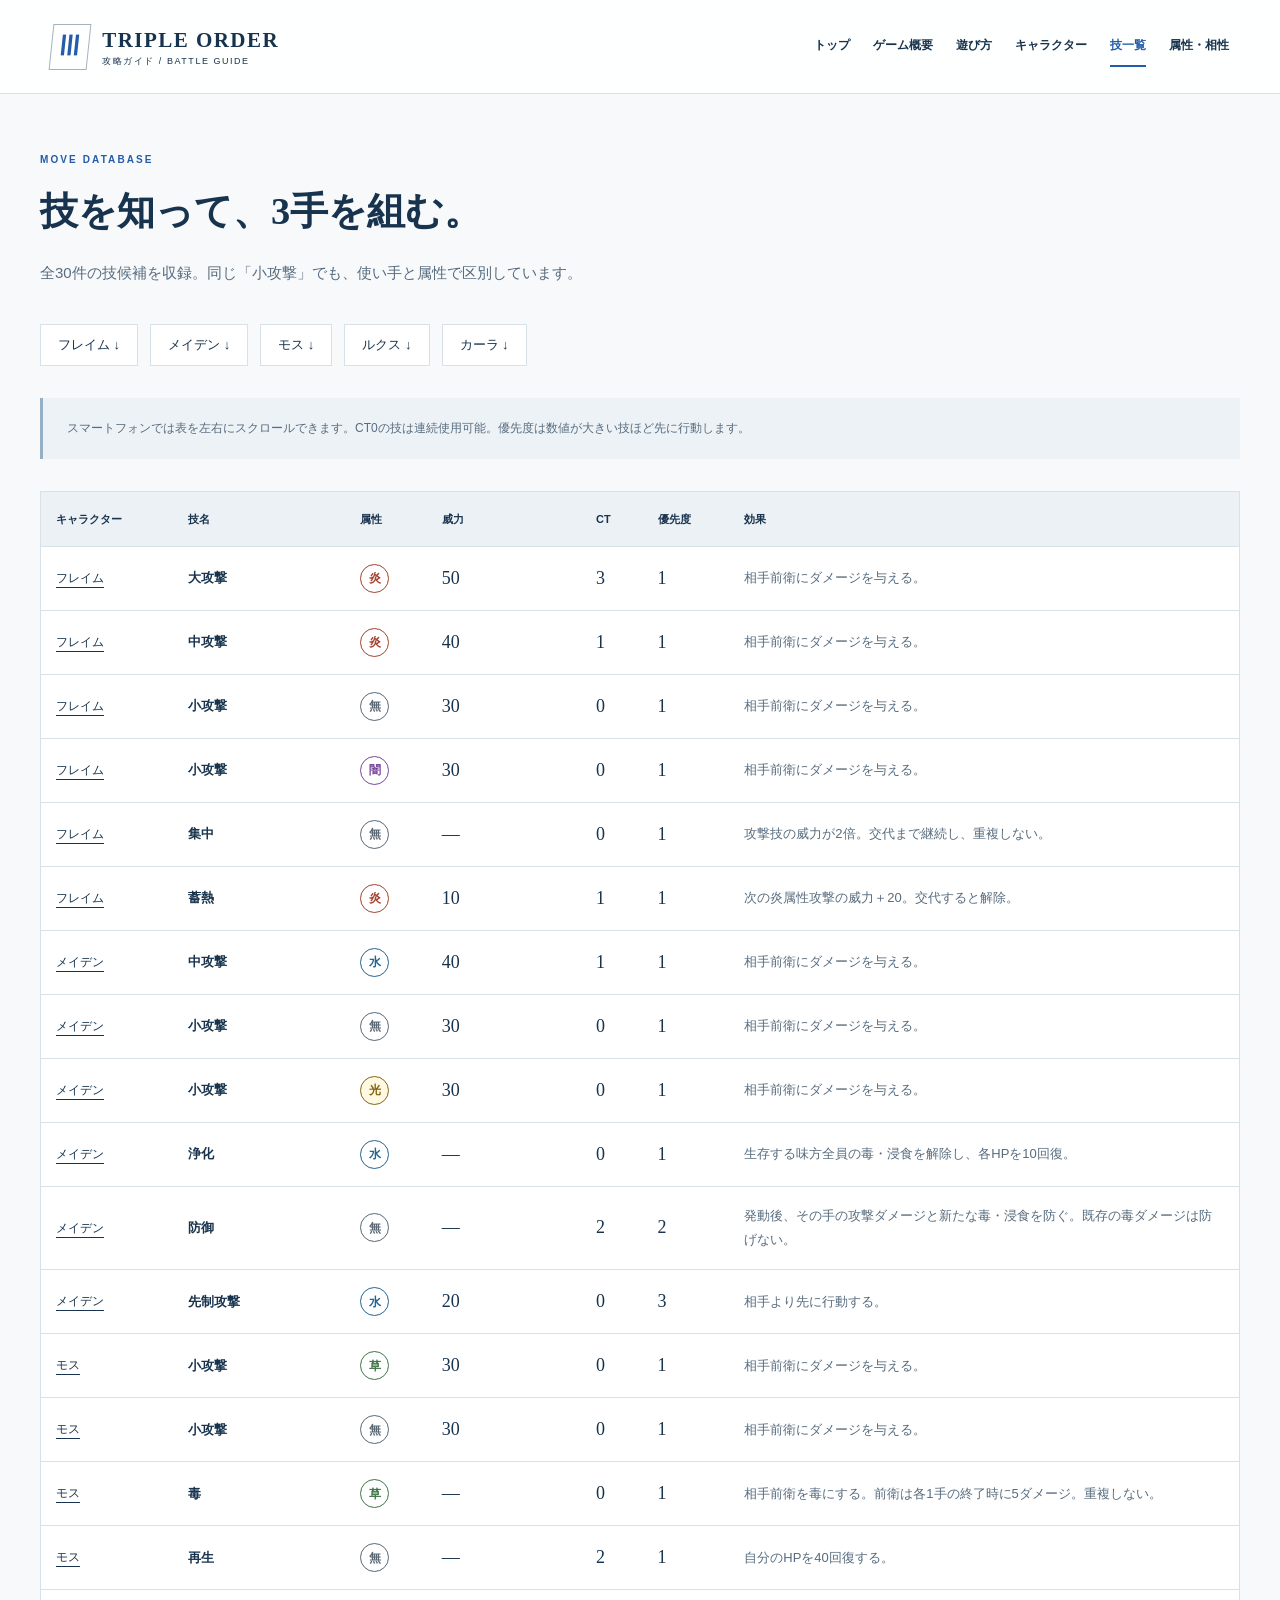
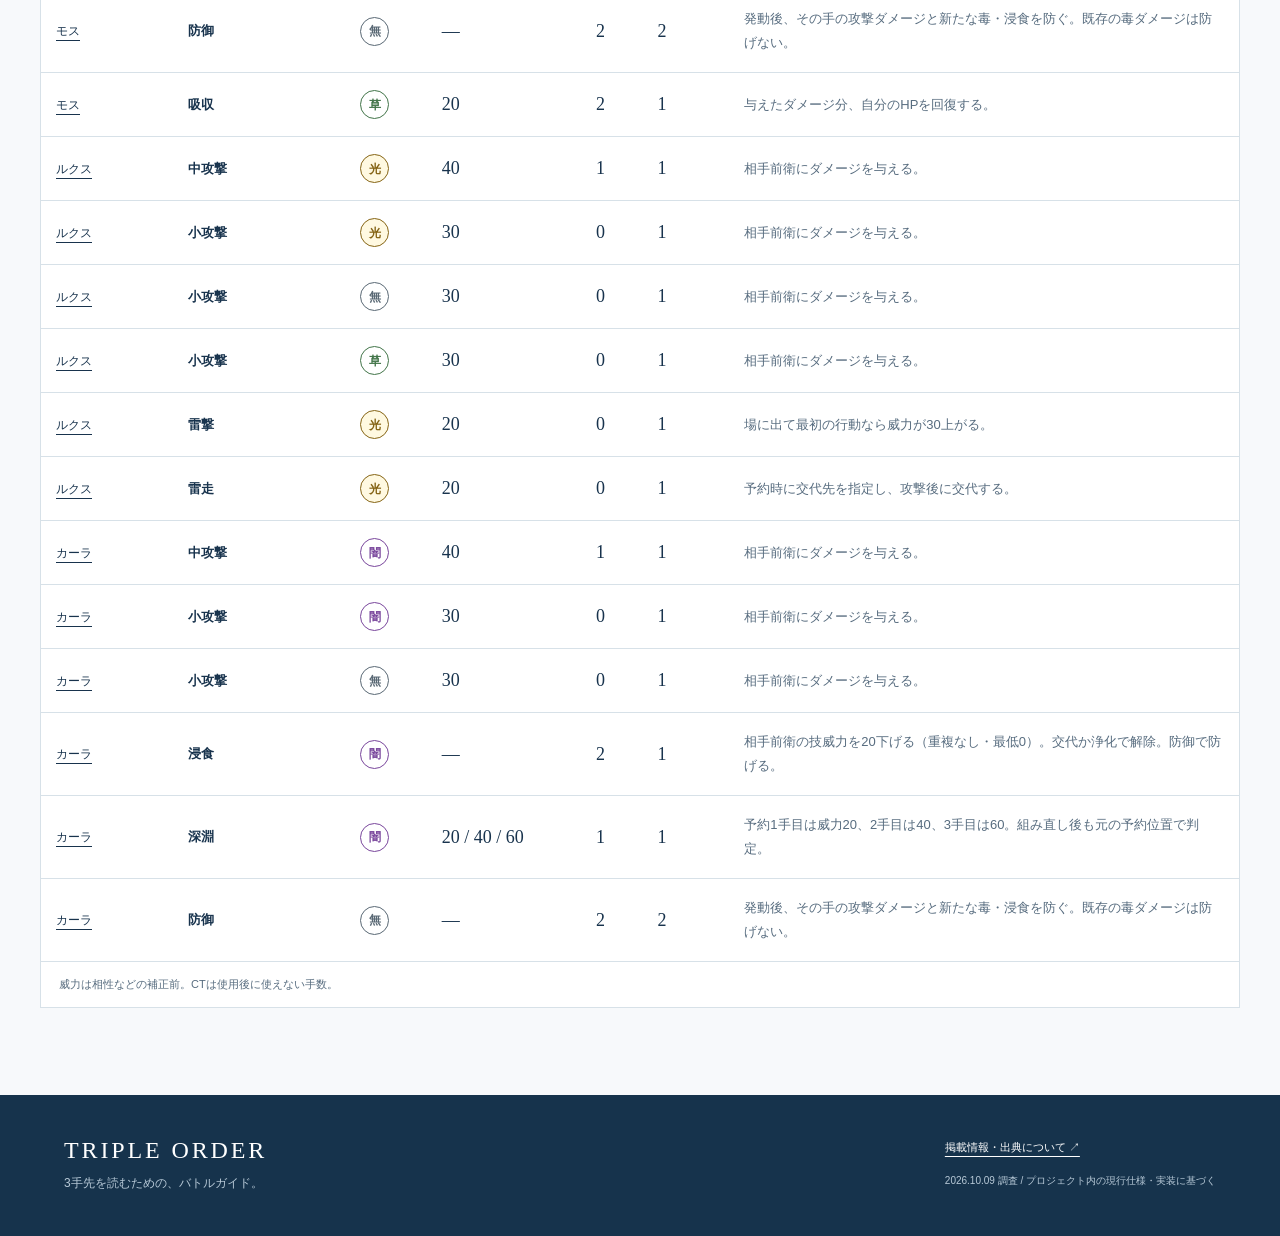
<file: moves.html>
<!doctype html>
<html lang="ja"><head><meta charset="utf-8"><meta name="viewport" content="width=device-width,initial-scale=1"><title>技一覧 | Triple Order 攻略ガイド</title><meta name="description" content="全30技の属性・威力・クールタイム・優先度・効果を比較。"><meta name="theme-color" content="#163657"><link rel="icon" href="assets/favicon.svg" type="image/svg+xml"><link rel="stylesheet" href="assets/style.css"></head>
<body><a class="skip" href="#main">本文へ移動</a><header class="site-header"><a class="brand" href="index.html"><span class="brand-mark" aria-hidden="true">Ⅲ</span><span>TRIPLE ORDER<small>攻略ガイド / BATTLE GUIDE</small></span></a><nav aria-label="メインメニュー"><a href="index.html">トップ</a><a href="overview.html">ゲーム概要</a><a href="rules.html">遊び方</a><a href="characters.html">キャラクター</a><a href="moves.html" aria-current="page">技一覧</a><a href="types.html">属性・相性</a></nav></header>
<main id="main"><section class="page-heading"><p class="eyebrow">MOVE DATABASE</p><h1>技を知って、3手を組む。</h1><p>全30件の技候補を収録。同じ「小攻撃」でも、使い手と属性で区別しています。</p></section><div class="jump-links" aria-label="キャラクター別の技へ"><a href="#flame_heavy_attack">フレイム ↓</a><a href="#maiden_medium_attack">メイデン ↓</a><a href="#moss_small_attack">モス ↓</a><a href="#lux_light_medium_attack">ルクス ↓</a><a href="#karla_medium_attack">カーラ ↓</a></div><p class="note">スマートフォンでは表を左右にスクロールできます。CT0の技は連続使用可能。優先度は数値が大きい技ほど先に行動します。</p><div class="table-scroll" tabindex="0" role="region" aria-label="技データ表。狭い画面では左右にスクロール"><table class="move-table"><caption>威力は相性などの補正前。CTは使用後に使えない手数。</caption><thead><tr><th scope="col">キャラクター</th><th scope="col">技名</th><th scope="col">属性</th><th scope="col">威力</th><th scope="col">CT</th><th scope="col">優先度</th><th scope="col">効果</th></tr></thead><tbody><tr id="flame_heavy_attack"><td><a href="flame.html">フレイム</a></td><th scope="row">大攻撃</th><td><span class="badge fire">炎</span></td><td class="number">50</td><td class="number">3</td><td class="number">1</td><td>相手前衛にダメージを与える。</td></tr><tr id="flame_medium_attack"><td><a href="flame.html">フレイム</a></td><th scope="row">中攻撃</th><td><span class="badge fire">炎</span></td><td class="number">40</td><td class="number">1</td><td class="number">1</td><td>相手前衛にダメージを与える。</td></tr><tr id="flame_small_attack"><td><a href="flame.html">フレイム</a></td><th scope="row">小攻撃</th><td><span class="badge neutral">無</span></td><td class="number">30</td><td class="number">0</td><td class="number">1</td><td>相手前衛にダメージを与える。</td></tr><tr id="flame_dark_small_attack"><td><a href="flame.html">フレイム</a></td><th scope="row">小攻撃</th><td><span class="badge dark">闇</span></td><td class="number">30</td><td class="number">0</td><td class="number">1</td><td>相手前衛にダメージを与える。</td></tr><tr id="flame_focus"><td><a href="flame.html">フレイム</a></td><th scope="row">集中</th><td><span class="badge neutral">無</span></td><td class="number">—</td><td class="number">0</td><td class="number">1</td><td>攻撃技の威力が2倍。交代まで継続し、重複しない。</td></tr><tr id="flame_heat_up"><td><a href="flame.html">フレイム</a></td><th scope="row">蓄熱</th><td><span class="badge fire">炎</span></td><td class="number">10</td><td class="number">1</td><td class="number">1</td><td>次の炎属性攻撃の威力＋20。交代すると解除。</td></tr><tr id="maiden_medium_attack"><td><a href="maiden.html">メイデン</a></td><th scope="row">中攻撃</th><td><span class="badge water">水</span></td><td class="number">40</td><td class="number">1</td><td class="number">1</td><td>相手前衛にダメージを与える。</td></tr><tr id="maiden_small_attack"><td><a href="maiden.html">メイデン</a></td><th scope="row">小攻撃</th><td><span class="badge neutral">無</span></td><td class="number">30</td><td class="number">0</td><td class="number">1</td><td>相手前衛にダメージを与える。</td></tr><tr id="maiden_light_small_attack"><td><a href="maiden.html">メイデン</a></td><th scope="row">小攻撃</th><td><span class="badge light">光</span></td><td class="number">30</td><td class="number">0</td><td class="number">1</td><td>相手前衛にダメージを与える。</td></tr><tr id="maiden_cleanse"><td><a href="maiden.html">メイデン</a></td><th scope="row">浄化</th><td><span class="badge water">水</span></td><td class="number">—</td><td class="number">0</td><td class="number">1</td><td>生存する味方全員の毒・浸食を解除し、各HPを10回復。</td></tr><tr id="maiden_guard"><td><a href="maiden.html">メイデン</a></td><th scope="row">防御</th><td><span class="badge neutral">無</span></td><td class="number">—</td><td class="number">2</td><td class="number">2</td><td>発動後、その手の攻撃ダメージと新たな毒・浸食を防ぐ。既存の毒ダメージは防げない。</td></tr><tr id="maiden_first_strike"><td><a href="maiden.html">メイデン</a></td><th scope="row">先制攻撃</th><td><span class="badge water">水</span></td><td class="number">20</td><td class="number">0</td><td class="number">3</td><td>相手より先に行動する。</td></tr><tr id="moss_small_attack"><td><a href="moss.html">モス</a></td><th scope="row">小攻撃</th><td><span class="badge grass">草</span></td><td class="number">30</td><td class="number">0</td><td class="number">1</td><td>相手前衛にダメージを与える。</td></tr><tr id="moss_neutral_small_attack"><td><a href="moss.html">モス</a></td><th scope="row">小攻撃</th><td><span class="badge neutral">無</span></td><td class="number">30</td><td class="number">0</td><td class="number">1</td><td>相手前衛にダメージを与える。</td></tr><tr id="moss_poison"><td><a href="moss.html">モス</a></td><th scope="row">毒</th><td><span class="badge grass">草</span></td><td class="number">—</td><td class="number">0</td><td class="number">1</td><td>相手前衛を毒にする。前衛は各1手の終了時に5ダメージ。重複しない。</td></tr><tr id="moss_regeneration"><td><a href="moss.html">モス</a></td><th scope="row">再生</th><td><span class="badge neutral">無</span></td><td class="number">—</td><td class="number">2</td><td class="number">1</td><td>自分のHPを40回復する。</td></tr><tr id="moss_guard"><td><a href="moss.html">モス</a></td><th scope="row">防御</th><td><span class="badge neutral">無</span></td><td class="number">—</td><td class="number">2</td><td class="number">2</td><td>発動後、その手の攻撃ダメージと新たな毒・浸食を防ぐ。既存の毒ダメージは防げない。</td></tr><tr id="moss_absorbing_attack"><td><a href="moss.html">モス</a></td><th scope="row">吸収</th><td><span class="badge grass">草</span></td><td class="number">20</td><td class="number">2</td><td class="number">1</td><td>与えたダメージ分、自分のHPを回復する。</td></tr><tr id="lux_light_medium_attack"><td><a href="lux.html">ルクス</a></td><th scope="row">中攻撃</th><td><span class="badge light">光</span></td><td class="number">40</td><td class="number">1</td><td class="number">1</td><td>相手前衛にダメージを与える。</td></tr><tr id="lux_light_small_attack"><td><a href="lux.html">ルクス</a></td><th scope="row">小攻撃</th><td><span class="badge light">光</span></td><td class="number">30</td><td class="number">0</td><td class="number">1</td><td>相手前衛にダメージを与える。</td></tr><tr id="lux_neutral_small_attack"><td><a href="lux.html">ルクス</a></td><th scope="row">小攻撃</th><td><span class="badge neutral">無</span></td><td class="number">30</td><td class="number">0</td><td class="number">1</td><td>相手前衛にダメージを与える。</td></tr><tr id="lux_grass_small_attack"><td><a href="lux.html">ルクス</a></td><th scope="row">小攻撃</th><td><span class="badge grass">草</span></td><td class="number">30</td><td class="number">0</td><td class="number">1</td><td>相手前衛にダメージを与える。</td></tr><tr id="lux_lightning_strike"><td><a href="lux.html">ルクス</a></td><th scope="row">雷撃</th><td><span class="badge light">光</span></td><td class="number">20</td><td class="number">0</td><td class="number">1</td><td>場に出て最初の行動なら威力が30上がる。</td></tr><tr id="lux_lightning_dash"><td><a href="lux.html">ルクス</a></td><th scope="row">雷走</th><td><span class="badge light">光</span></td><td class="number">20</td><td class="number">0</td><td class="number">1</td><td>予約時に交代先を指定し、攻撃後に交代する。</td></tr><tr id="karla_medium_attack"><td><a href="karla.html">カーラ</a></td><th scope="row">中攻撃</th><td><span class="badge dark">闇</span></td><td class="number">40</td><td class="number">1</td><td class="number">1</td><td>相手前衛にダメージを与える。</td></tr><tr id="karla_small_attack"><td><a href="karla.html">カーラ</a></td><th scope="row">小攻撃</th><td><span class="badge dark">闇</span></td><td class="number">30</td><td class="number">0</td><td class="number">1</td><td>相手前衛にダメージを与える。</td></tr><tr id="karla_neutral_small_attack"><td><a href="karla.html">カーラ</a></td><th scope="row">小攻撃</th><td><span class="badge neutral">無</span></td><td class="number">30</td><td class="number">0</td><td class="number">1</td><td>相手前衛にダメージを与える。</td></tr><tr id="karla_erosion"><td><a href="karla.html">カーラ</a></td><th scope="row">浸食</th><td><span class="badge dark">闇</span></td><td class="number">—</td><td class="number">2</td><td class="number">1</td><td>相手前衛の技威力を20下げる（重複なし・最低0）。交代か浄化で解除。防御で防げる。</td></tr><tr id="karla_abyss"><td><a href="karla.html">カーラ</a></td><th scope="row">深淵</th><td><span class="badge dark">闇</span></td><td class="number">20 / 40 / 60</td><td class="number">1</td><td class="number">1</td><td>予約1手目は威力20、2手目は40、3手目は60。組み直し後も元の予約位置で判定。</td></tr><tr id="karla_guard"><td><a href="karla.html">カーラ</a></td><th scope="row">防御</th><td><span class="badge neutral">無</span></td><td class="number">—</td><td class="number">2</td><td class="number">2</td><td>発動後、その手の攻撃ダメージと新たな毒・浸食を防ぐ。既存の毒ダメージは防げない。</td></tr></tbody></table></div></main><footer><a class="footer-brand" href="index.html">TRIPLE ORDER</a><p>3手先を読むための、バトルガイド。</p><a href="sources.html">掲載情報・出典について ↗</a><small>2026.10.09 調査 / プロジェクト内の現行仕様・実装に基づく</small></footer></body></html>
</file>
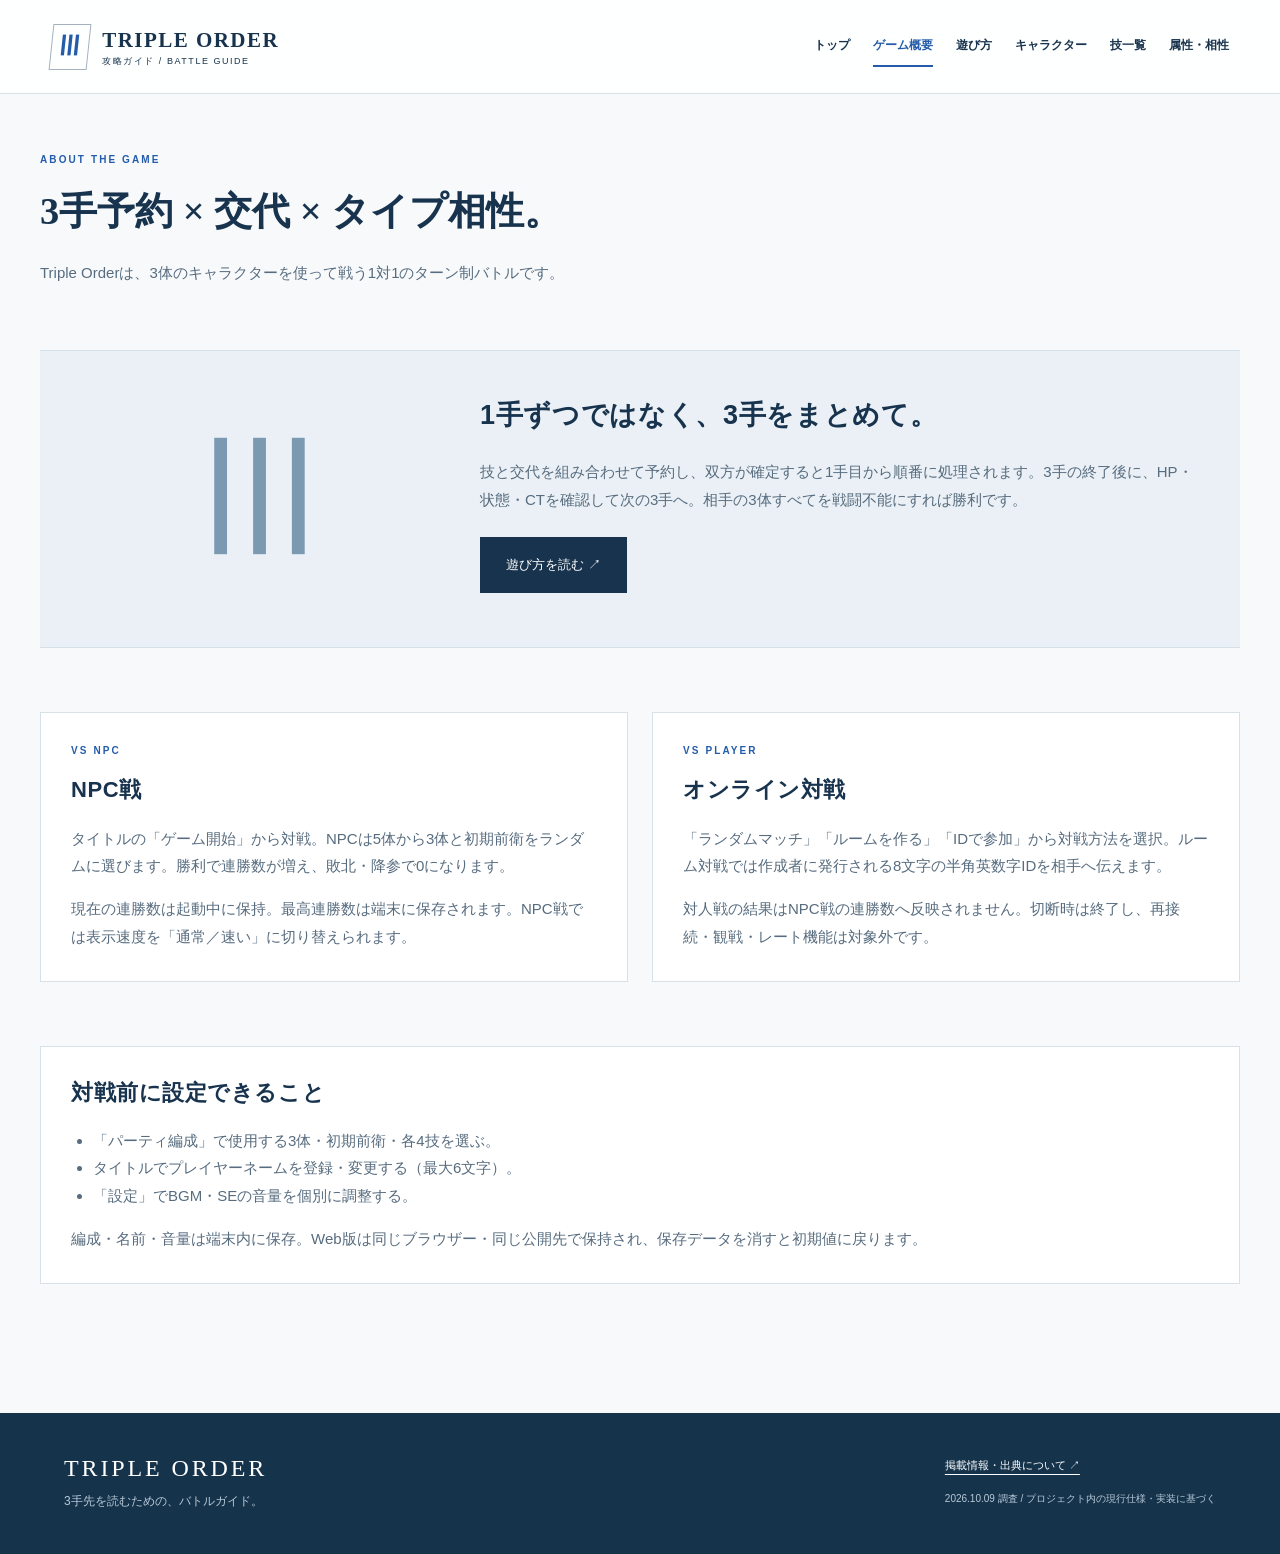
<file: overview.html>
<!doctype html>
<html lang="ja"><head><meta charset="utf-8"><meta name="viewport" content="width=device-width,initial-scale=1"><title>ゲーム概要 | Triple Order 攻略ガイド</title><meta name="description" content="3手予約で戦うTriple Orderの概要、対戦モード、編成と保存について。"><meta name="theme-color" content="#163657"><link rel="icon" href="assets/favicon.svg" type="image/svg+xml"><link rel="stylesheet" href="assets/style.css"></head>
<body><a class="skip" href="#main">本文へ移動</a><header class="site-header"><a class="brand" href="index.html"><span class="brand-mark" aria-hidden="true">Ⅲ</span><span>TRIPLE ORDER<small>攻略ガイド / BATTLE GUIDE</small></span></a><nav aria-label="メインメニュー"><a href="index.html">トップ</a><a href="overview.html" aria-current="page">ゲーム概要</a><a href="rules.html">遊び方</a><a href="characters.html">キャラクター</a><a href="moves.html">技一覧</a><a href="types.html">属性・相性</a></nav></header>
<main id="main"><section class="page-heading"><p class="eyebrow">ABOUT THE GAME</p><h1>3手予約 × 交代 × タイプ相性。</h1><p>Triple Orderは、3体のキャラクターを使って戦う1対1のターン制バトルです。</p></section><section class="intro-panel"><span class="big-three" aria-hidden="true">Ⅲ</span><div><h2>1手ずつではなく、3手をまとめて。</h2><p>技と交代を組み合わせて予約し、双方が確定すると1手目から順番に処理されます。3手の終了後に、HP・状態・CTを確認して次の3手へ。相手の3体すべてを戦闘不能にすれば勝利です。</p><a class="button" href="rules.html">遊び方を読む ↗</a></div></section><section class="two-col"><article class="panel"><p class="eyebrow">VS NPC</p><h2>NPC戦</h2><p>タイトルの「ゲーム開始」から対戦。NPCは5体から3体と初期前衛をランダムに選びます。勝利で連勝数が増え、敗北・降参で0になります。</p><p>現在の連勝数は起動中に保持。最高連勝数は端末に保存されます。NPC戦では表示速度を「通常／速い」に切り替えられます。</p></article><article class="panel"><p class="eyebrow">VS PLAYER</p><h2>オンライン対戦</h2><p>「ランダムマッチ」「ルームを作る」「IDで参加」から対戦方法を選択。ルーム対戦では作成者に発行される8文字の半角英数字IDを相手へ伝えます。</p><p>対人戦の結果はNPC戦の連勝数へ反映されません。切断時は終了し、再接続・観戦・レート機能は対象外です。</p></article></section><section class="panel"><h2>対戦前に設定できること</h2><ul><li>「パーティ編成」で使用する3体・初期前衛・各4技を選ぶ。</li><li>タイトルでプレイヤーネームを登録・変更する（最大6文字）。</li><li>「設定」でBGM・SEの音量を個別に調整する。</li></ul><p>編成・名前・音量は端末内に保存。Web版は同じブラウザー・同じ公開先で保持され、保存データを消すと初期値に戻ります。</p></section></main><footer><a class="footer-brand" href="index.html">TRIPLE ORDER</a><p>3手先を読むための、バトルガイド。</p><a href="sources.html">掲載情報・出典について ↗</a><small>2026.10.09 調査 / プロジェクト内の現行仕様・実装に基づく</small></footer></body></html>
</file>
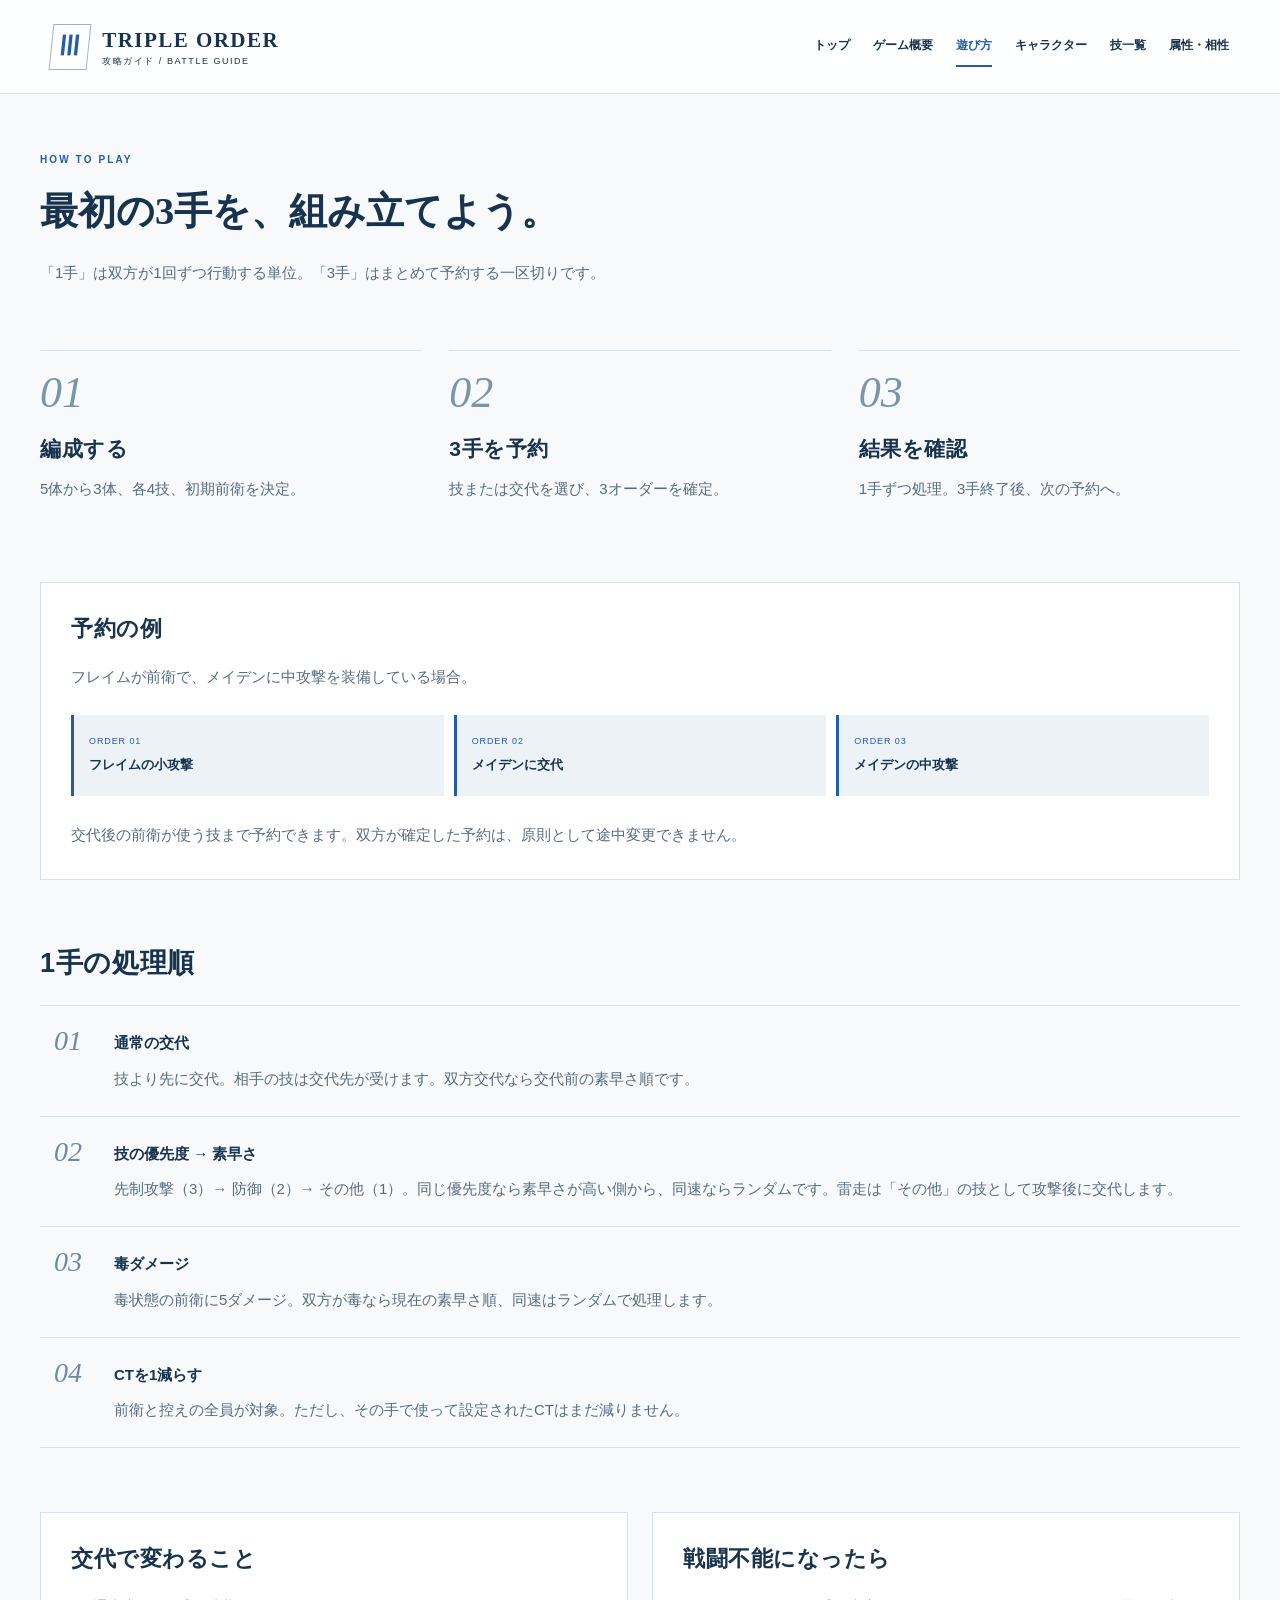
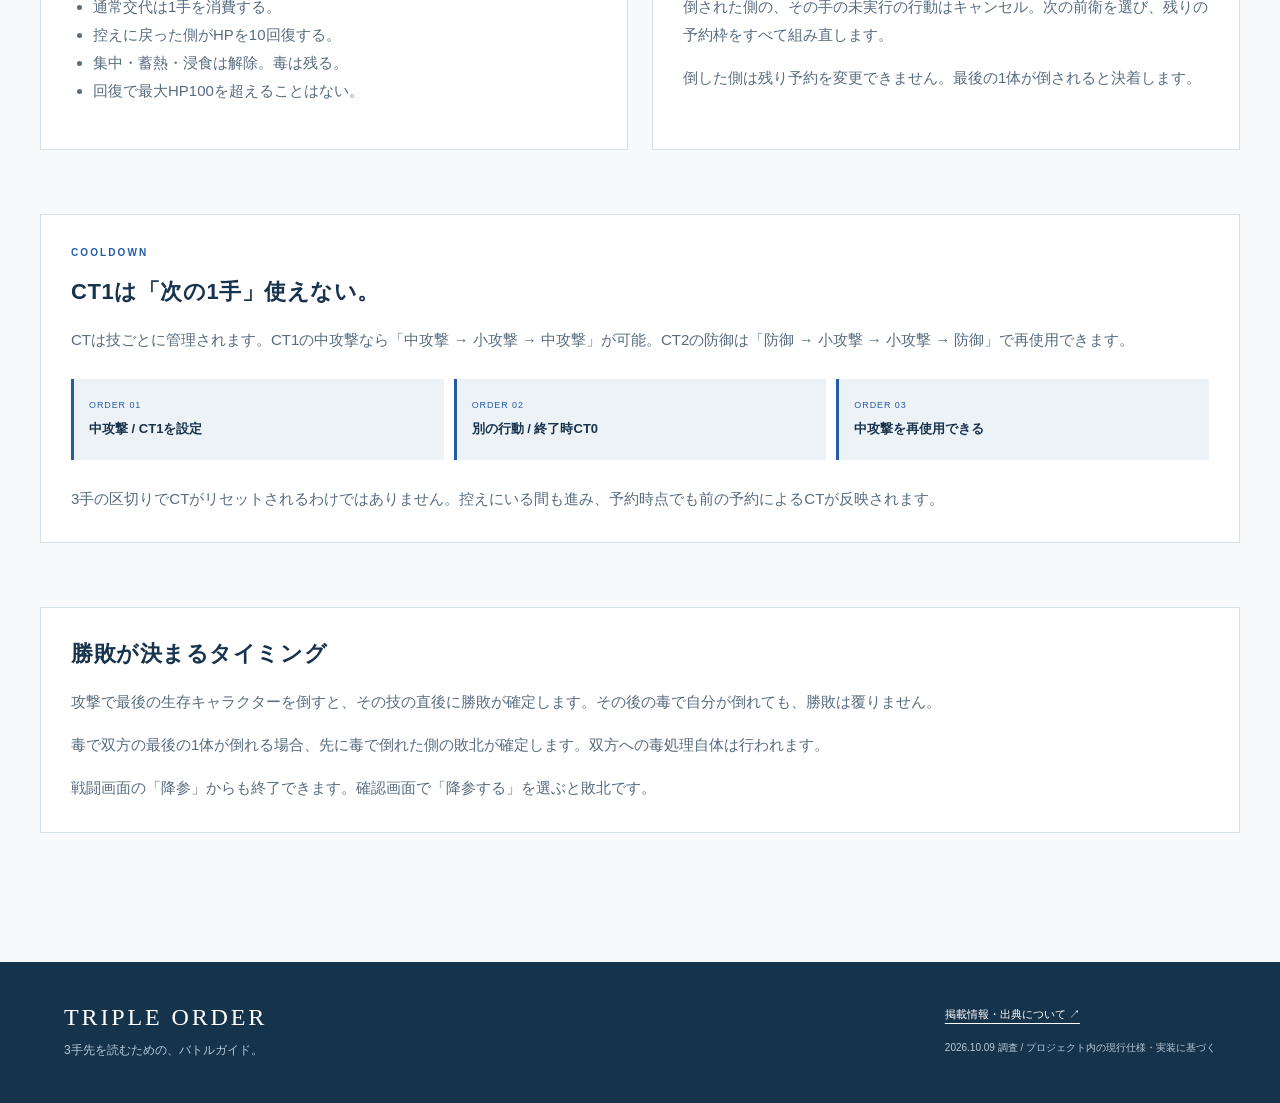
<file: rules.html>
<!doctype html>
<html lang="ja"><head><meta charset="utf-8"><meta name="viewport" content="width=device-width,initial-scale=1"><title>遊び方・基本ルール | Triple Order 攻略ガイド</title><meta name="description" content="3手予約、行動順、交代、CT、戦闘不能後の組み直しを具体例で解説。"><meta name="theme-color" content="#163657"><link rel="icon" href="assets/favicon.svg" type="image/svg+xml"><link rel="stylesheet" href="assets/style.css"></head>
<body><a class="skip" href="#main">本文へ移動</a><header class="site-header"><a class="brand" href="index.html"><span class="brand-mark" aria-hidden="true">Ⅲ</span><span>TRIPLE ORDER<small>攻略ガイド / BATTLE GUIDE</small></span></a><nav aria-label="メインメニュー"><a href="index.html">トップ</a><a href="overview.html">ゲーム概要</a><a href="rules.html" aria-current="page">遊び方</a><a href="characters.html">キャラクター</a><a href="moves.html">技一覧</a><a href="types.html">属性・相性</a></nav></header>
<main id="main"><section class="page-heading"><p class="eyebrow">HOW TO PLAY</p><h1>最初の3手を、組み立てよう。</h1><p>「1手」は双方が1回ずつ行動する単位。「3手」はまとめて予約する一区切りです。</p></section><section class="steps"><article><b>01</b><h2>編成する</h2><p>5体から3体、各4技、初期前衛を決定。</p></article><article><b>02</b><h2>3手を予約</h2><p>技または交代を選び、3オーダーを確定。</p></article><article><b>03</b><h2>結果を確認</h2><p>1手ずつ処理。3手終了後、次の予約へ。</p></article></section><section class="panel"><h2>予約の例</h2><p>フレイムが前衛で、メイデンに中攻撃を装備している場合。</p><div class="sequence"><div><small>ORDER 01</small><strong>フレイムの小攻撃</strong></div><div><small>ORDER 02</small><strong>メイデンに交代</strong></div><div><small>ORDER 03</small><strong>メイデンの中攻撃</strong></div></div><p>交代後の前衛が使う技まで予約できます。双方が確定した予約は、原則として途中変更できません。</p></section><section><h2>1手の処理順</h2><ol class="rule-list"><li><strong>通常の交代</strong><p>技より先に交代。相手の技は交代先が受けます。双方交代なら交代前の素早さ順です。</p></li><li><strong>技の優先度 → 素早さ</strong><p>先制攻撃（3）→ 防御（2）→ その他（1）。同じ優先度なら素早さが高い側から、同速ならランダムです。雷走は「その他」の技として攻撃後に交代します。</p></li><li><strong>毒ダメージ</strong><p>毒状態の前衛に5ダメージ。双方が毒なら現在の素早さ順、同速はランダムで処理します。</p></li><li><strong>CTを1減らす</strong><p>前衛と控えの全員が対象。ただし、その手で使って設定されたCTはまだ減りません。</p></li></ol></section><section class="two-col"><article class="panel"><h2>交代で変わること</h2><ul><li>通常交代は1手を消費する。</li><li>控えに戻った側がHPを10回復する。</li><li>集中・蓄熱・浸食は解除。毒は残る。</li><li>回復で最大HP100を超えることはない。</li></ul></article><article class="panel"><h2>戦闘不能になったら</h2><p>倒された側の、その手の未実行の行動はキャンセル。次の前衛を選び、残りの予約枠をすべて組み直します。</p><p>倒した側は残り予約を変更できません。最後の1体が倒されると決着します。</p></article></section><section class="panel"><p class="eyebrow">COOLDOWN</p><h2>CT1は「次の1手」使えない。</h2><p>CTは技ごとに管理されます。CT1の中攻撃なら「中攻撃 → 小攻撃 → 中攻撃」が可能。CT2の防御は「防御 → 小攻撃 → 小攻撃 → 防御」で再使用できます。</p><div class="sequence"><div><small>ORDER 01</small><strong>中攻撃 / CT1を設定</strong></div><div><small>ORDER 02</small><strong>別の行動 / 終了時CT0</strong></div><div><small>ORDER 03</small><strong>中攻撃を再使用できる</strong></div></div><p>3手の区切りでCTがリセットされるわけではありません。控えにいる間も進み、予約時点でも前の予約によるCTが反映されます。</p></section><section class="panel"><h2>勝敗が決まるタイミング</h2><p>攻撃で最後の生存キャラクターを倒すと、その技の直後に勝敗が確定します。その後の毒で自分が倒れても、勝敗は覆りません。</p><p>毒で双方の最後の1体が倒れる場合、先に毒で倒れた側の敗北が確定します。双方への毒処理自体は行われます。</p><p>戦闘画面の「降参」からも終了できます。確認画面で「降参する」を選ぶと敗北です。</p></section></main><footer><a class="footer-brand" href="index.html">TRIPLE ORDER</a><p>3手先を読むための、バトルガイド。</p><a href="sources.html">掲載情報・出典について ↗</a><small>2026.10.09 調査 / プロジェクト内の現行仕様・実装に基づく</small></footer></body></html>
</file>
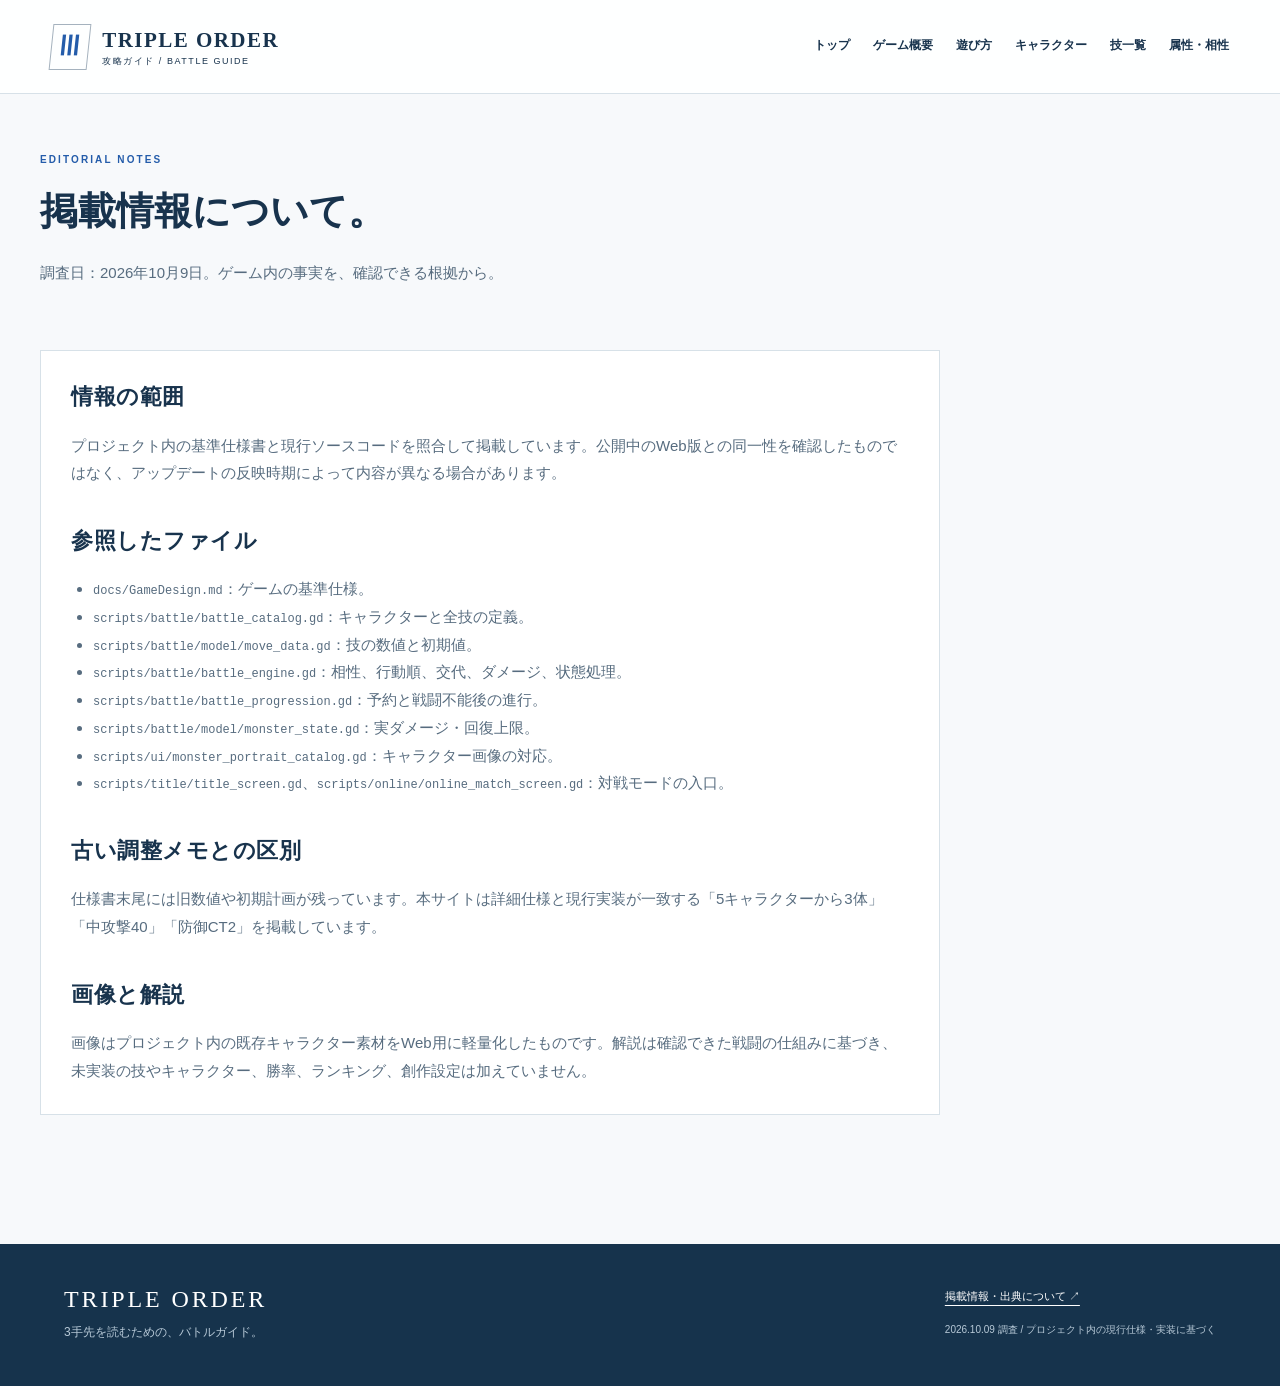
<file: sources.html>
<!doctype html>
<html lang="ja"><head><meta charset="utf-8"><meta name="viewport" content="width=device-width,initial-scale=1"><title>掲載情報について | Triple Order 攻略ガイド</title><meta name="description" content="攻略ガイドの情報源、調査時点、公開版との差異について。"><meta name="theme-color" content="#163657"><link rel="icon" href="assets/favicon.svg" type="image/svg+xml"><link rel="stylesheet" href="assets/style.css"></head>
<body><a class="skip" href="#main">本文へ移動</a><header class="site-header"><a class="brand" href="index.html"><span class="brand-mark" aria-hidden="true">Ⅲ</span><span>TRIPLE ORDER<small>攻略ガイド / BATTLE GUIDE</small></span></a><nav aria-label="メインメニュー"><a href="index.html">トップ</a><a href="overview.html">ゲーム概要</a><a href="rules.html">遊び方</a><a href="characters.html">キャラクター</a><a href="moves.html">技一覧</a><a href="types.html">属性・相性</a></nav></header>
<main id="main"><section class="page-heading"><p class="eyebrow">EDITORIAL NOTES</p><h1>掲載情報について。</h1><p>調査日：2026年10月9日。ゲーム内の事実を、確認できる根拠から。</p></section><section class="panel prose"><h2>情報の範囲</h2><p>プロジェクト内の基準仕様書と現行ソースコードを照合して掲載しています。公開中のWeb版との同一性を確認したものではなく、アップデートの反映時期によって内容が異なる場合があります。</p><h2>参照したファイル</h2><ul><li><code>docs/GameDesign.md</code>：ゲームの基準仕様。</li><li><code>scripts/battle/battle_catalog.gd</code>：キャラクターと全技の定義。</li><li><code>scripts/battle/model/move_data.gd</code>：技の数値と初期値。</li><li><code>scripts/battle/battle_engine.gd</code>：相性、行動順、交代、ダメージ、状態処理。</li><li><code>scripts/battle/battle_progression.gd</code>：予約と戦闘不能後の進行。</li><li><code>scripts/battle/model/monster_state.gd</code>：実ダメージ・回復上限。</li><li><code>scripts/ui/monster_portrait_catalog.gd</code>：キャラクター画像の対応。</li><li><code>scripts/title/title_screen.gd</code>、<code>scripts/online/online_match_screen.gd</code>：対戦モードの入口。</li></ul><h2>古い調整メモとの区別</h2><p>仕様書末尾には旧数値や初期計画が残っています。本サイトは詳細仕様と現行実装が一致する「5キャラクターから3体」「中攻撃40」「防御CT2」を掲載しています。</p><h2>画像と解説</h2><p>画像はプロジェクト内の既存キャラクター素材をWeb用に軽量化したものです。解説は確認できた戦闘の仕組みに基づき、未実装の技やキャラクター、勝率、ランキング、創作設定は加えていません。</p></section></main><footer><a class="footer-brand" href="index.html">TRIPLE ORDER</a><p>3手先を読むための、バトルガイド。</p><a href="sources.html">掲載情報・出典について ↗</a><small>2026.10.09 調査 / プロジェクト内の現行仕様・実装に基づく</small></footer></body></html>
</file>
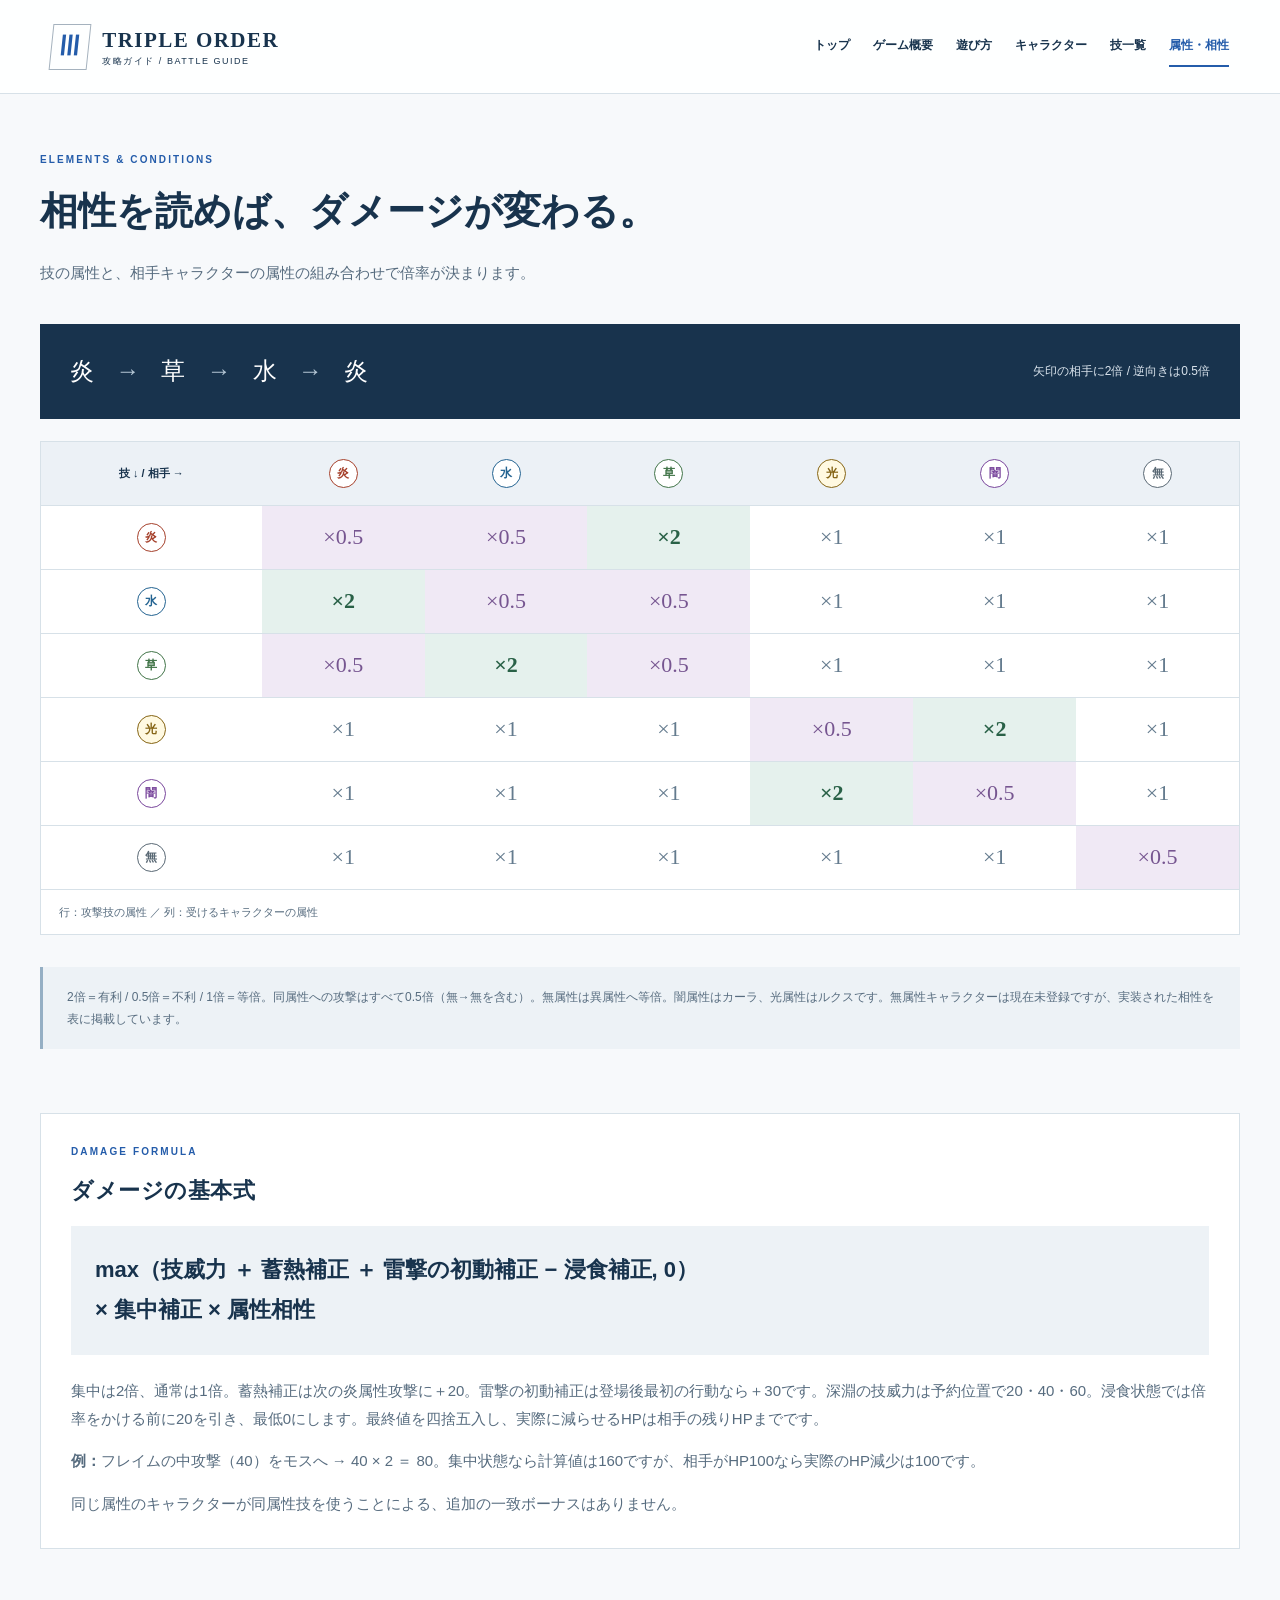
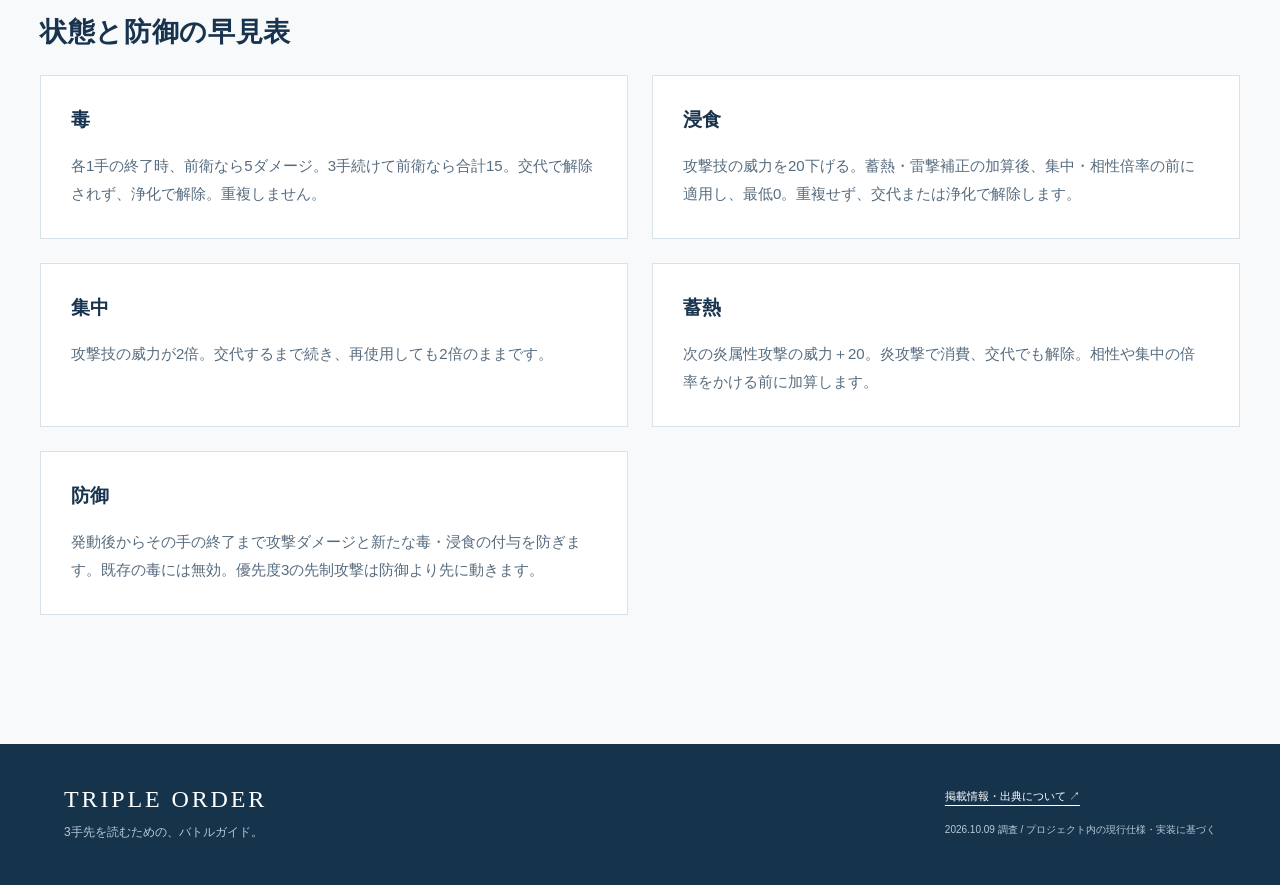
<file: types.html>
<!doctype html>
<html lang="ja"><head><meta charset="utf-8"><meta name="viewport" content="width=device-width,initial-scale=1"><title>属性・相性・状態 | Triple Order 攻略ガイド</title><meta name="description" content="炎・水・草・光・闇・無の相性表とダメージ計算、毒・浸食・集中・蓄熱・防御。"><meta name="theme-color" content="#163657"><link rel="icon" href="assets/favicon.svg" type="image/svg+xml"><link rel="stylesheet" href="assets/style.css"></head>
<body><a class="skip" href="#main">本文へ移動</a><header class="site-header"><a class="brand" href="index.html"><span class="brand-mark" aria-hidden="true">Ⅲ</span><span>TRIPLE ORDER<small>攻略ガイド / BATTLE GUIDE</small></span></a><nav aria-label="メインメニュー"><a href="index.html">トップ</a><a href="overview.html">ゲーム概要</a><a href="rules.html">遊び方</a><a href="characters.html">キャラクター</a><a href="moves.html">技一覧</a><a href="types.html" aria-current="page">属性・相性</a></nav></header>
<main id="main"><section class="page-heading"><p class="eyebrow">ELEMENTS & CONDITIONS</p><h1>相性を読めば、ダメージが変わる。</h1><p>技の属性と、相手キャラクターの属性の組み合わせで倍率が決まります。</p></section><div class="affinity-banner"><span>炎 <b>→</b> 草 <b>→</b> 水 <b>→</b> 炎</span><p>矢印の相手に2倍 / 逆向きは0.5倍</p></div><div class="table-scroll" tabindex="0" role="region" aria-label="属性相性表"><table class="matchup"><caption>行：攻撃技の属性 ／ 列：受けるキャラクターの属性</caption><thead><tr><th scope="col">技 ↓ / 相手 →</th><th scope="col"><span class="badge fire">炎</span></th><th scope="col"><span class="badge water">水</span></th><th scope="col"><span class="badge grass">草</span></th><th scope="col"><span class="badge light">光</span></th><th scope="col"><span class="badge dark">闇</span></th><th scope="col"><span class="badge neutral">無</span></th></tr></thead><tbody><tr><th scope="row"><span class="badge fire">炎</span></th><td class="weak">×0.5</td><td class="weak">×0.5</td><td class="good">×2</td><td class="even">×1</td><td class="even">×1</td><td class="even">×1</td></tr><tr><th scope="row"><span class="badge water">水</span></th><td class="good">×2</td><td class="weak">×0.5</td><td class="weak">×0.5</td><td class="even">×1</td><td class="even">×1</td><td class="even">×1</td></tr><tr><th scope="row"><span class="badge grass">草</span></th><td class="weak">×0.5</td><td class="good">×2</td><td class="weak">×0.5</td><td class="even">×1</td><td class="even">×1</td><td class="even">×1</td></tr><tr><th scope="row"><span class="badge light">光</span></th><td class="even">×1</td><td class="even">×1</td><td class="even">×1</td><td class="weak">×0.5</td><td class="good">×2</td><td class="even">×1</td></tr><tr><th scope="row"><span class="badge dark">闇</span></th><td class="even">×1</td><td class="even">×1</td><td class="even">×1</td><td class="good">×2</td><td class="weak">×0.5</td><td class="even">×1</td></tr><tr><th scope="row"><span class="badge neutral">無</span></th><td class="even">×1</td><td class="even">×1</td><td class="even">×1</td><td class="even">×1</td><td class="even">×1</td><td class="weak">×0.5</td></tr></tbody></table></div><p class="note">2倍＝有利 / 0.5倍＝不利 / 1倍＝等倍。同属性への攻撃はすべて0.5倍（無→無を含む）。無属性は異属性へ等倍。闇属性はカーラ、光属性はルクスです。無属性キャラクターは現在未登録ですが、実装された相性を表に掲載しています。</p><section class="panel"><p class="eyebrow">DAMAGE FORMULA</p><h2>ダメージの基本式</h2><p class="formula">max（技威力 ＋ 蓄熱補正 ＋ 雷撃の初動補正 − 浸食補正, 0）<br>× 集中補正 × 属性相性</p><p>集中は2倍、通常は1倍。蓄熱補正は次の炎属性攻撃に＋20。雷撃の初動補正は登場後最初の行動なら＋30です。深淵の技威力は予約位置で20・40・60。浸食状態では倍率をかける前に20を引き、最低0にします。最終値を四捨五入し、実際に減らせるHPは相手の残りHPまでです。</p><p><strong>例：</strong>フレイムの中攻撃（40）をモスへ → 40 × 2 ＝ 80。集中状態なら計算値は160ですが、相手がHP100なら実際のHP減少は100です。</p><p>同じ属性のキャラクターが同属性技を使うことによる、追加の一致ボーナスはありません。</p></section><section><h2>状態と防御の早見表</h2><div class="two-col"><article class="panel"><h3>毒</h3><p>各1手の終了時、前衛なら5ダメージ。3手続けて前衛なら合計15。交代で解除されず、浄化で解除。重複しません。</p></article><article class="panel"><h3>浸食</h3><p>攻撃技の威力を20下げる。蓄熱・雷撃補正の加算後、集中・相性倍率の前に適用し、最低0。重複せず、交代または浄化で解除します。</p></article><article class="panel"><h3>集中</h3><p>攻撃技の威力が2倍。交代するまで続き、再使用しても2倍のままです。</p></article><article class="panel"><h3>蓄熱</h3><p>次の炎属性攻撃の威力＋20。炎攻撃で消費、交代でも解除。相性や集中の倍率をかける前に加算します。</p></article><article class="panel"><h3>防御</h3><p>発動後からその手の終了まで攻撃ダメージと新たな毒・浸食の付与を防ぎます。既存の毒には無効。優先度3の先制攻撃は防御より先に動きます。</p></article></div></section></main><footer><a class="footer-brand" href="index.html">TRIPLE ORDER</a><p>3手先を読むための、バトルガイド。</p><a href="sources.html">掲載情報・出典について ↗</a><small>2026.10.09 調査 / プロジェクト内の現行仕様・実装に基づく</small></footer></body></html>
</file>
<file: assets/style.css>
@charset "UTF-8";
:root{--ink:#18334d;--muted:#576c7f;--blue:#245caa;--line:#d7e1e8;--paper:#f7f9fb;--serif:"Yu Mincho","Hiragino Mincho ProN",serif;--sans:"Yu Gothic","Hiragino Kaku Gothic ProN",Meiryo,sans-serif}
*{box-sizing:border-box}html{scroll-behavior:smooth;scroll-padding-top:110px}body{margin:0;background:var(--paper);color:var(--ink);font:15px/1.85 var(--sans);-webkit-font-smoothing:antialiased}a{color:inherit;text-underline-offset:5px}a:hover{color:var(--blue)}a:focus-visible,[tabindex]:focus-visible{outline:3px solid #cb881a;outline-offset:5px}img{max-width:100%;height:auto}h1,h2,h3,p{margin-top:0}h1,h2,h3{line-height:1.45}h2{font-size:27px;letter-spacing:.025em}h3{font-size:19px}p{color:var(--muted)}.site-header{min-height:94px;padding:18px max(4vw,24px);display:flex;align-items:center;justify-content:space-between;gap:24px;background:#ffffffed;border-bottom:1px solid var(--line)}.brand{display:flex;align-items:center;gap:13px;text-decoration:none;font-size:21px;font-family:Georgia,serif;font-weight:700;letter-spacing:.07em;line-height:1.4;white-space:nowrap}.brand small{display:block;font-family:var(--sans);font-size:9px;letter-spacing:.17em;font-weight:500}.brand-mark{width:38px;height:46px;border:1px solid #a5b2be;display:grid;place-items:center;color:var(--blue);font-size:27px;transform:skew(-6deg)}nav{display:flex;gap:23px;font-size:12px;font-weight:700;white-space:nowrap}nav a{text-decoration:none;padding:8px 0;border-bottom:2px solid transparent}nav a[aria-current]{color:var(--blue);border-color:var(--blue)}main{max-width:1280px;padding:0 40px 65px;margin:auto}section{margin:64px 0}.eyebrow{color:var(--blue);font:700 10px/1.6 var(--sans);letter-spacing:.21em;margin-bottom:15px}.hero{display:grid;grid-template-columns:42% 58%;margin:0;min-height:550px;position:relative}.hero-copy{padding:72px 0 40px;position:relative;z-index:2}.hero h1{font:600 clamp(42px,4.7vw,66px)/1.4 var(--serif);letter-spacing:.07em;margin:19px 0 23px}.hero h1 em{font-style:normal;color:var(--blue)}.hero-copy>p:not(.eyebrow){font-size:15px;line-height:2.1}.button{display:inline-flex;align-items:center;justify-content:space-between;gap:36px;background:var(--ink);color:white;text-decoration:none;padding:15px 25px;font-size:13px;margin:9px 0;border:1px solid var(--ink)}.button:hover{background:var(--blue);color:white}.text-link{display:block;font-size:12px;margin-top:14px}.hero-art{position:relative;min-width:0;overflow:hidden;isolation:isolate}.hero-art img{position:absolute;bottom:34px;max-width:none;width:70%;filter:drop-shadow(0 12px 18px #23395712)}.hero-flame{left:0;z-index:3}.hero-maiden{right:-16%;bottom:82px!important;z-index:2}.hero-moss{left:0;bottom:153px!important;width:51%!important;z-index:1}.hero-number{font:italic 290px/1 Georgia,serif;color:#e4ebf0;position:absolute;right:0;top:15px;z-index:-1}.hero-ring{position:absolute;width:470px;height:470px;max-width:90%;border:1px solid #b9cbd7;border-radius:50%;right:-10px;top:40px;z-index:-1}.hero-ring:after{content:"";position:absolute;inset:25px;border:1px dashed #cbd8e1;border-radius:50%}.order-strip{position:absolute;bottom:10px;left:12px;right:0;z-index:4;display:flex;box-shadow:0 10px 40px #18334d13;background:#ffffffee;border:1px solid var(--line);transform:rotate(-3deg)}.order-strip span{padding:12px;flex:1;font-size:11px;white-space:nowrap}.order-strip b{font:italic 21px Georgia,serif;color:var(--blue);padding-right:5px}.facts{display:grid;grid-template-columns:repeat(4,1fr);border-block:1px solid var(--line);padding:19px 0;background:white}.facts p{text-align:center;margin:0;border-right:1px solid var(--line);font-size:12px}.facts p:last-child{border:0}.facts strong{font:36px Georgia,serif;color:var(--ink);padding-right:13px}.section-title{display:flex;align-items:flex-end;justify-content:space-between;gap:24px;margin-bottom:24px}.section-title h2{margin:0}.section-title .eyebrow{margin-bottom:8px}.section-title>p,.section-title>a{margin:0;font-size:12px}.guide-grid{display:grid;grid-template-columns:repeat(3,1fr);gap:18px}.guide-card{display:block;text-decoration:none;background:white;padding:27px 25px;border:1px solid var(--line);border-top:3px solid var(--blue);transition:transform .2s}.guide-card:hover{transform:translateY(-4px)}.guide-card>span{font-size:9px;color:var(--blue);letter-spacing:.15em}.guide-card h3{font-size:18px;margin:18px 0 12px}.guide-card p{font-size:13px;margin:0}.character-grid{display:grid;grid-template-columns:repeat(4,1fr);gap:18px}.character-card{display:block;position:relative;overflow:hidden;text-decoration:none;border:1px solid var(--line);background:linear-gradient(145deg,#fff,var(--tint));transition:transform .2s}.flame{--accent:#ae412f;--tint:#f7e9e1}.maiden{--accent:#286998;--tint:#e1eef8}.moss{--accent:#477155;--tint:#e7efe5}.lux{--accent:#8b6819;--tint:#f6efd8}.character-card:hover{transform:translateY(-5px)}.card-top{position:absolute;top:14px;left:14px;right:14px;display:flex;justify-content:space-between;align-items:center;z-index:1}.card-top>span:first-child{font-size:8px;color:var(--accent);letter-spacing:.07em}.character-card img{display:block;width:100%;margin-top:45px;transition:transform .3s}.character-card:hover img{transform:scale(1.04)}.card-bottom{position:relative;background:#ffffffef;padding:17px 18px;border-top:1px solid var(--line)}.card-bottom h3{margin:0 0 6px;font-size:21px}.card-bottom h3 span{float:right;color:var(--accent);font-weight:400}.card-bottom p{margin:0;font-size:10px}.card-bottom p span{float:right}.badge{display:inline-grid;place-items:center;font-size:12px;width:29px;height:29px;border:1px solid currentColor;border-radius:50%;line-height:1;background:white;font-weight:700;flex-shrink:0}.fire{color:#a5402b}.water{color:#236391}.grass{color:#417448}.light{color:#856415;background:#fff9e1}.dark{color:#79469c}.neutral{color:#596874}.note{border-left:3px solid #95afc4;background:#edf2f6;padding:19px 24px;color:var(--muted);font-size:12px;margin:32px 0}.note a{margin-left:8px}.page-heading{max-width:860px;margin:58px 0 38px}.page-heading h1{font:600 clamp(28px,3vw,43px)/1.5 var(--serif);margin-bottom:18px}.page-heading>p:last-child{font-size:15px;max-width:760px}.two-col{display:grid;grid-template-columns:1fr 1fr;gap:24px}.panel{padding:30px;background:white;border:1px solid var(--line)}.panel h2{font-size:22px}.panel p:last-child{margin-bottom:0}.panel ul{padding-left:22px;color:var(--muted)}.table-scroll{overflow-x:auto;border:1px solid var(--line);background:white;margin:22px 0}table{width:100%;border-collapse:collapse;font-size:13px}caption{caption-side:bottom;text-align:left;padding:12px 18px;font-size:11px;color:var(--muted);border-top:1px solid var(--line)}th,td{padding:17px 15px;border-bottom:1px solid var(--line);text-align:left;vertical-align:middle}thead{background:#ecf1f6}thead th{font-size:11px;white-space:nowrap}tbody tr:last-child>*{border-bottom:0}.move-table{min-width:780px}.move-table td:last-child{min-width:245px;max-width:370px;color:var(--muted)}.move-table th[scope=row]{min-width:125px}.move-table td:first-child{white-space:nowrap;font-size:12px}.number{font:18px Georgia,serif}.default{display:block;font-size:9px;font-weight:400;color:#315c77}.jump-links{display:flex;flex-wrap:wrap;gap:12px}.jump-links a{border:1px solid var(--line);padding:8px 17px;background:white;text-decoration:none;font-size:13px}.back-link{display:inline-block;margin-top:30px;font-size:12px}.character-hero{display:grid;grid-template-columns:1fr 1fr;background:linear-gradient(125deg,#fff,var(--tint));border:1px solid var(--line);margin:23px 0 48px;overflow:hidden}.character-hero>div{padding:45px 40px}.character-hero h1{font:600 46px var(--serif);margin:17px 0 20px}.character-hero h2{font-size:19px;color:var(--accent)}.character-hero>img{align-self:end;width:100%;max-height:530px;object-fit:contain}.stats{display:flex;gap:35px;margin-bottom:0}.stats dt{font-size:10px;color:var(--muted)}.stats dd{margin:0;font:38px Georgia,serif}.intro-panel{display:grid;grid-template-columns:1fr 2fr;align-items:center;gap:40px;background:#eaf0f5;padding:40px;border-block:1px solid var(--line)}.big-three{text-align:center;font:160px Georgia,serif;color:#7b99b1}.steps{display:grid;grid-template-columns:repeat(3,1fr);gap:28px}.steps article{border-top:1px solid var(--line);padding-top:16px}.steps b{font:italic 44px Georgia,serif;color:#7995ad}.steps h2{font-size:21px;margin:16px 0 10px}.sequence{display:grid;grid-template-columns:repeat(3,1fr);gap:10px;margin:25px 0}.sequence>div{background:#edf2f6;border-left:3px solid var(--blue);padding:18px 15px}.sequence small{display:block;font-size:9px;color:var(--blue);letter-spacing:.1em}.sequence strong{font-size:13px}.rule-list{list-style:none;counter-reset:rule;padding:0;border-top:1px solid var(--line)}.rule-list li{counter-increment:rule;border-bottom:1px solid var(--line);padding:23px 20px 23px 74px;position:relative}.rule-list li:before{content:"0" counter(rule);position:absolute;left:14px;top:19px;font:italic 28px Georgia,serif;color:#6c8aa3}.rule-list p{margin:8px 0 0}.affinity-banner{display:flex;align-items:center;justify-content:space-between;gap:18px;background:var(--ink);color:white;padding:25px 30px}.affinity-banner>span{font-size:24px;word-spacing:15px}.affinity-banner b{color:#b4c6d4;font-weight:400}.affinity-banner p{color:#d9e3ec;margin:0;font-size:12px}.matchup{min-width:550px;text-align:center}.matchup th,.matchup td{text-align:center}.matchup td{font:22px Georgia,serif}.matchup .good{background:#e5f1ed;color:#296147;font-weight:bold}.matchup .weak{background:#f0e9f5;color:#765590}.matchup .even{color:#647b8e}.formula{background:#edf2f6;padding:24px;font-size:22px;color:var(--ink);font-weight:700}.prose{max-width:900px}.prose h2:not(:first-child){margin-top:38px}code{font-size:12px;overflow-wrap:anywhere}footer{background:#16334c;padding:42px max(5vw,24px);display:grid;grid-template-columns:1fr auto;color:#fff;gap:8px 30px;font-size:12px}.footer-brand{font:24px Georgia,serif;letter-spacing:.12em;text-decoration:none}footer p{color:#b7c9d7;grid-row:2;margin:0}footer>a:not(.footer-brand){grid-column:2;grid-row:1;font-size:11px}footer small{color:#b7c9d7;grid-column:2;grid-row:2;font-size:10px}footer a:hover{color:white}.skip{position:absolute;left:10px;top:-100px;z-index:9;background:white;padding:12px}.skip:focus{top:10px}
@media(min-width:1500px){.site-header{padding-inline:calc((100vw - 1200px)/2)}}
@media(max-width:1000px){.site-header{flex-direction:column;gap:15px;padding:18px 24px}nav{gap:28px}.hero{min-height:490px}.hero-copy{padding-top:54px}.hero-art img{width:83%}.hero-maiden{right:-27%;bottom:120px!important}.hero-moss{bottom:228px!important;width:57%!important}.hero-flame{left:-5%}.hero-number{font-size:240px}.order-strip{left:0}.order-strip span{font-size:9px;padding:10px 6px}.order-strip b{font-size:17px}.character-grid{gap:12px}.card-top>span:first-child{font-size:7px}.card-bottom{padding:14px 12px}.guide-card{padding:24px 18px}.guide-card h3{font-size:15px}.character-hero>div{padding:30px}.character-hero h1{font-size:38px}}
@media(max-width:700px){body{font-size:14px}html{scroll-padding-top:18px}.site-header{padding:16px 0 0;gap:12px;align-items:stretch}.brand{align-self:center;font-size:20px}.brand-mark{height:39px;width:31px}nav{overflow-x:auto;width:100%;gap:23px;padding:0 20px;font-size:11px}nav a{padding:10px 0 13px}main{padding:0 20px 40px}section{margin:42px 0}.hero{display:block;min-height:0}.hero-copy{padding:34px 0 0}.hero .eyebrow{font-size:8px}.hero h1{font-size:43px;line-height:1.38;margin:16px 0}.hero-copy>p:not(.eyebrow){font-size:13px}.hero .button{padding:12px 19px;margin-top:0}.hero .text-link{margin-top:6px}.hero-art{height:345px;margin-top:12px;margin-inline:-12px}.hero-art img{width:65%;bottom:18px}.hero-flame{left:3%}.hero-maiden{right:-12%;bottom:57px!important}.hero-moss{left:0;bottom:95px!important;width:49%!important}.hero-number{font-size:210px;top:0}.hero-ring{height:300px;width:300px;top:0}.order-strip{bottom:12px;left:12px;right:12px}.order-strip span{padding:12px 8px;font-size:10px}.facts{padding:15px 0}.facts p{font-size:9px}.facts strong{display:block;font-size:29px;padding:0}.section-title{display:block;margin-bottom:20px}.section-title h2{font-size:23px}.section-title>p,.section-title>a{display:block;margin-top:9px}.guide-grid{grid-template-columns:1fr;gap:12px}.guide-card{padding:20px}.guide-card h3{font-size:18px;margin:10px 0 6px}.guide-card p{font-size:12px}.guide-card p br{display:none}.character-grid{grid-template-columns:1fr 1fr;gap:14px}.card-top{left:10px;right:10px;top:10px}.character-card img{margin-top:39px}.card-top>span:first-child{font-size:7px}.card-bottom h3{font-size:18px}.card-bottom p{font-size:9px}.card-bottom{padding:13px 10px}.badge{width:25px;height:25px;font-size:11px}.note{padding:16px;font-size:11px}.page-heading{margin-top:36px}.page-heading h1{font-size:29px}.page-heading>p:last-child{font-size:13px}.two-col{grid-template-columns:1fr;gap:16px}.panel{padding:23px}.panel h2{font-size:21px}.character-hero{grid-template-columns:1fr}.character-hero>div{padding:27px 24px 0}.character-hero>img{max-height:360px;width:100%;object-fit:contain;margin-top:15px}.character-hero h1{font-size:38px}.character-hero h2{font-size:18px}.stats{gap:35px}.stats dd{font-size:32px}.intro-panel{display:block;padding:25px}.big-three{display:none}.intro-panel h2{font-size:22px}.steps{grid-template-columns:1fr;gap:18px}.steps article{position:relative;padding:18px 0 0 60px}.steps b{position:absolute;left:0;top:18px;font-size:33px}.steps h2{margin:0 0 5px;font-size:20px}.steps p{margin:0}.sequence{grid-template-columns:1fr}.rule-list li{padding:21px 10px 21px 52px}.rule-list li:before{left:5px}.affinity-banner{display:block;padding:20px;text-align:center}.affinity-banner>span{font-size:22px;word-spacing:5px}.affinity-banner p{font-size:10px;margin-top:8px}.formula{padding:18px;font-size:17px}.jump-links{gap:8px}.jump-links a{font-size:12px;padding:6px 10px}footer{display:block;padding:33px 24px}.footer-brand{font-size:22px}footer>a:not(.footer-brand){display:block;margin:24px 0 10px}footer small{display:block;font-size:9px}}
@media(max-width:700px){nav{display:grid;grid-template-columns:repeat(3,1fr);gap:0 14px;padding:0 20px;overflow:visible;text-align:center}nav a{padding:8px 0}.hero-art{margin-top:6px}}
@media(prefers-reduced-motion:reduce){html{scroll-behavior:auto}*{transition:none!important}}

.karla{--accent:#79469c;--tint:#ede3f4}
@media(min-width:1100px){.character-grid{grid-template-columns:repeat(5,1fr)}}
</file>
